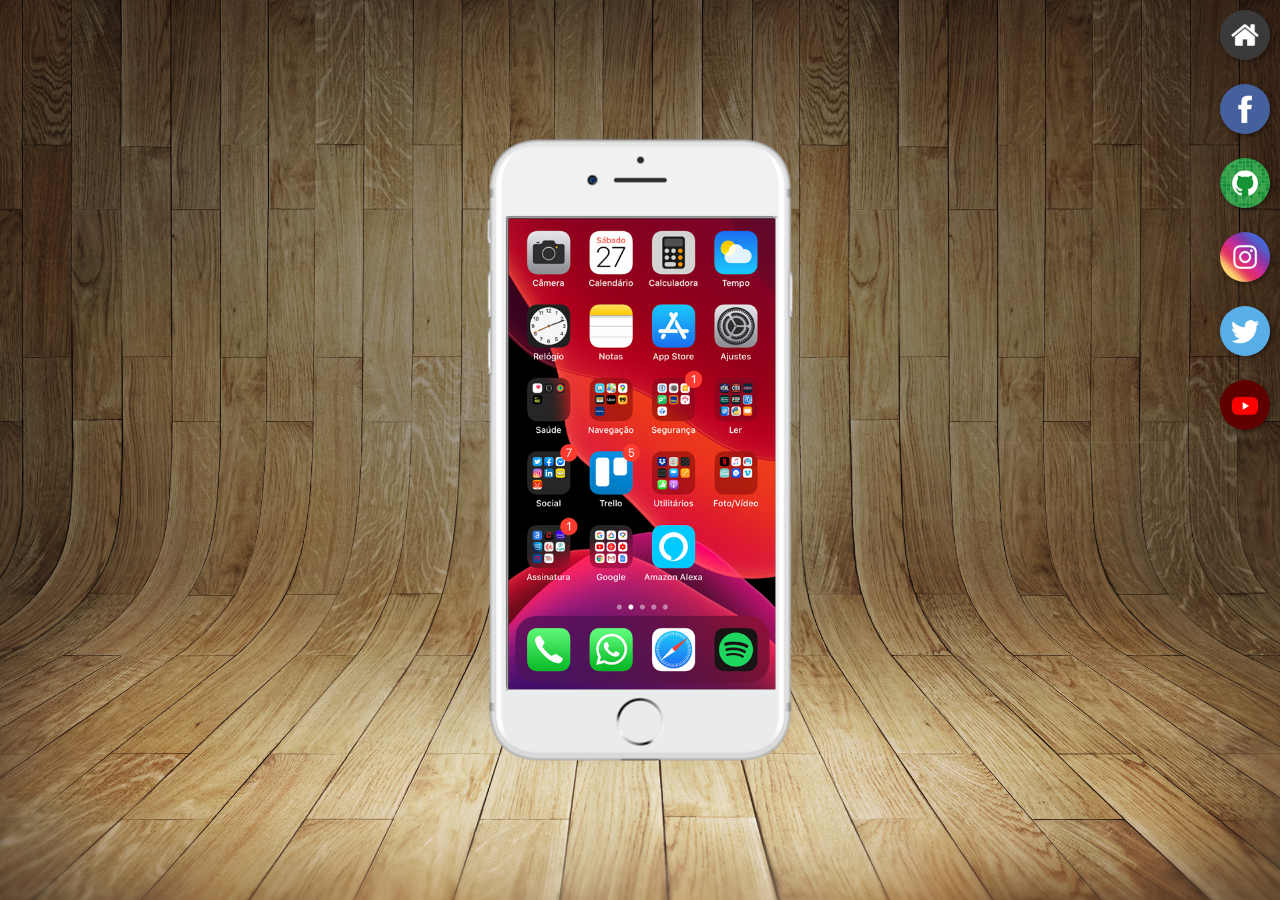
<file: index.html>
<!DOCTYPE html>
<html lang="pt-br">
<head>
    <meta charset="UTF-8">
    <meta name="viewport" content="width=device-width, initial-scale=1.0">
    <link rel="shortcut icon" href="favicon.ico" type="image/x-icon">
    <link rel="stylesheet" href="estilos/style.css">
    <title>Projetos Redes Sociais</title>
</head>
<body>
    <main>
        <section id="telefone">
            <iframe src="home.html" name="tela" id="tela" iframeborder="0">
                Seu navegador não é compatível com isso.
            </iframe>
        </section>
        <section id="redes-sociais">
            <a href="home.html" target="tela"><img src="imagens/logo-home.jpg" alt="Home"></a><br>
            <a href="facebook.html" target="tela"> <img src="imagens/logo-facebook.jpg" alt="Facebook"></a><br>
            <a href="github.html" target="tela"> <img src="imagens/logo-github.jpg" alt="Github"></a><br>
            <a href="instagram.html" target="tela"> <img src="imagens/logo-instagram.jpg" alt="Instagram"></a><br>
            <a href="twitter.html" target="tela"> <img src="imagens/logo-twitter.jpg" alt="Twitter"></a><br>
            <a href="yt.html" target="tela"> <img src="imagens/logo-youtube.jpg" alt="Youtube"></a>
        
        </section>
    </main>
</body>
</html>
</file>
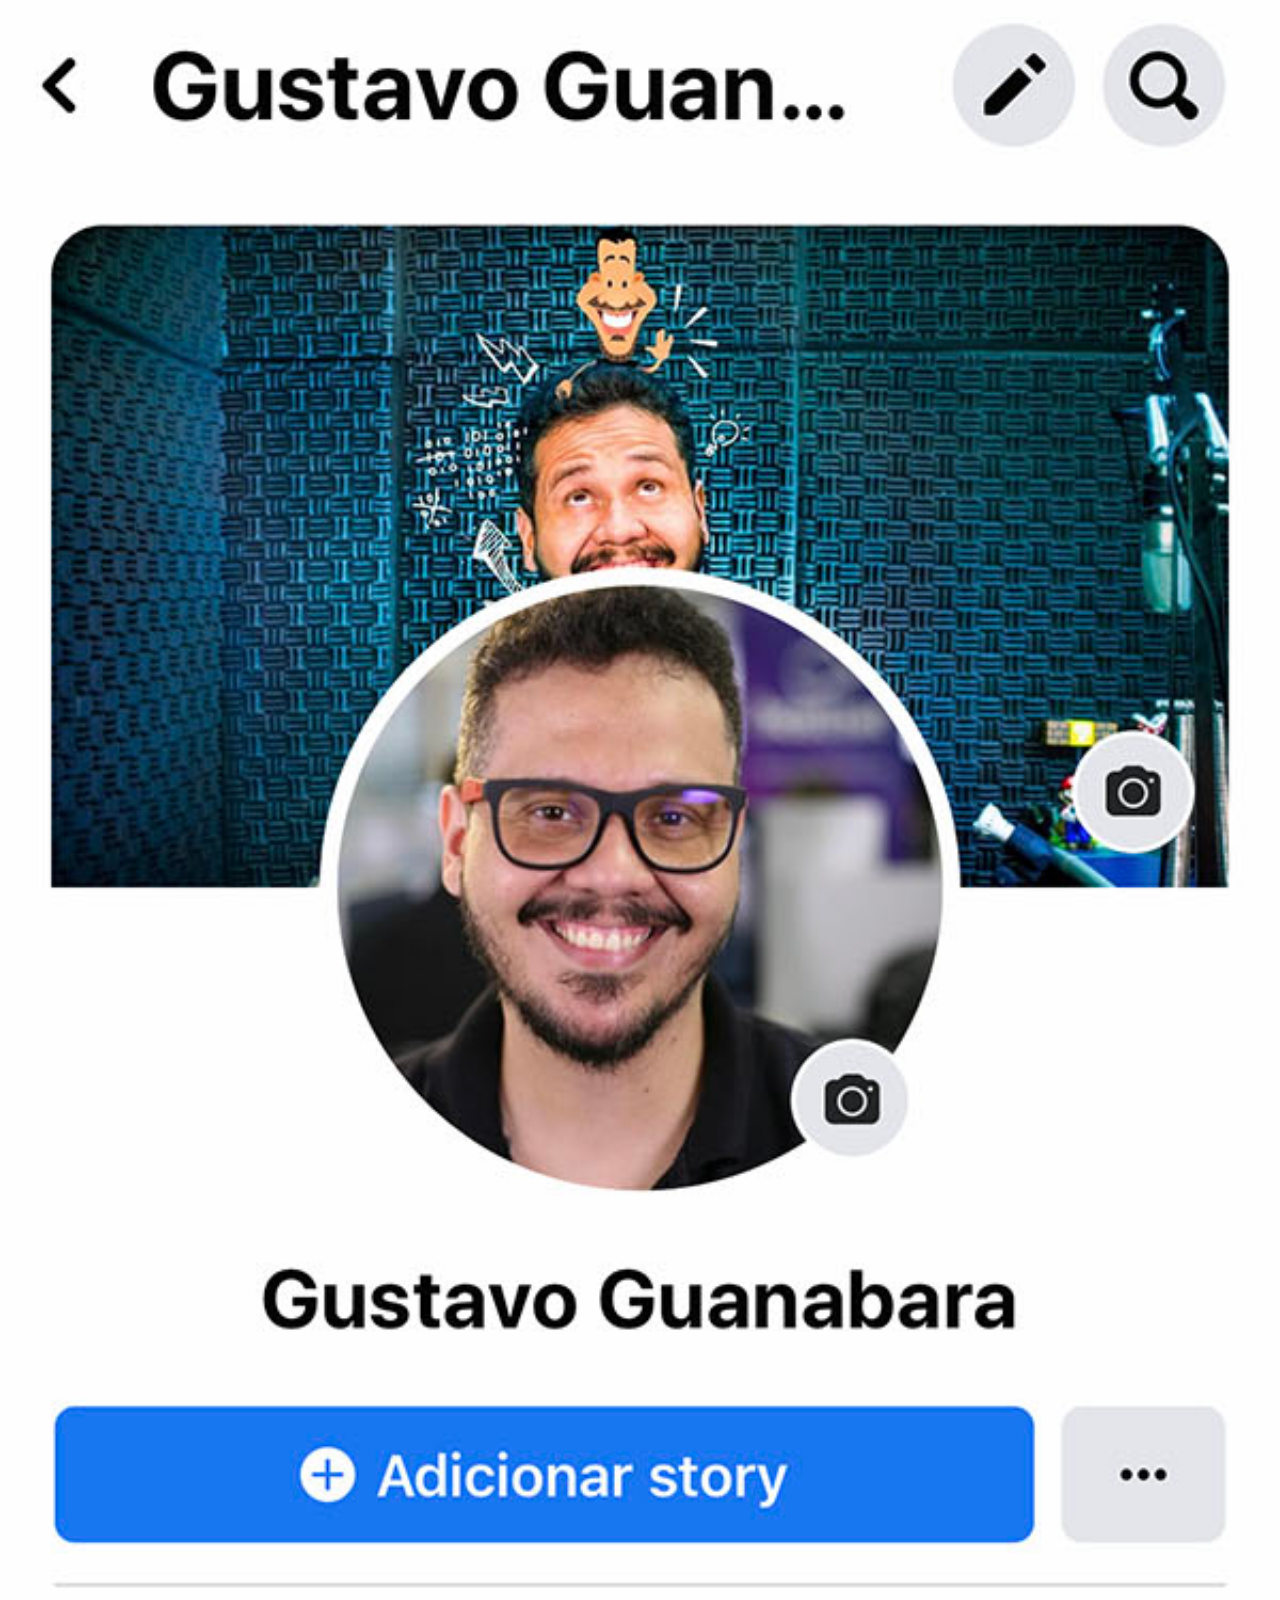
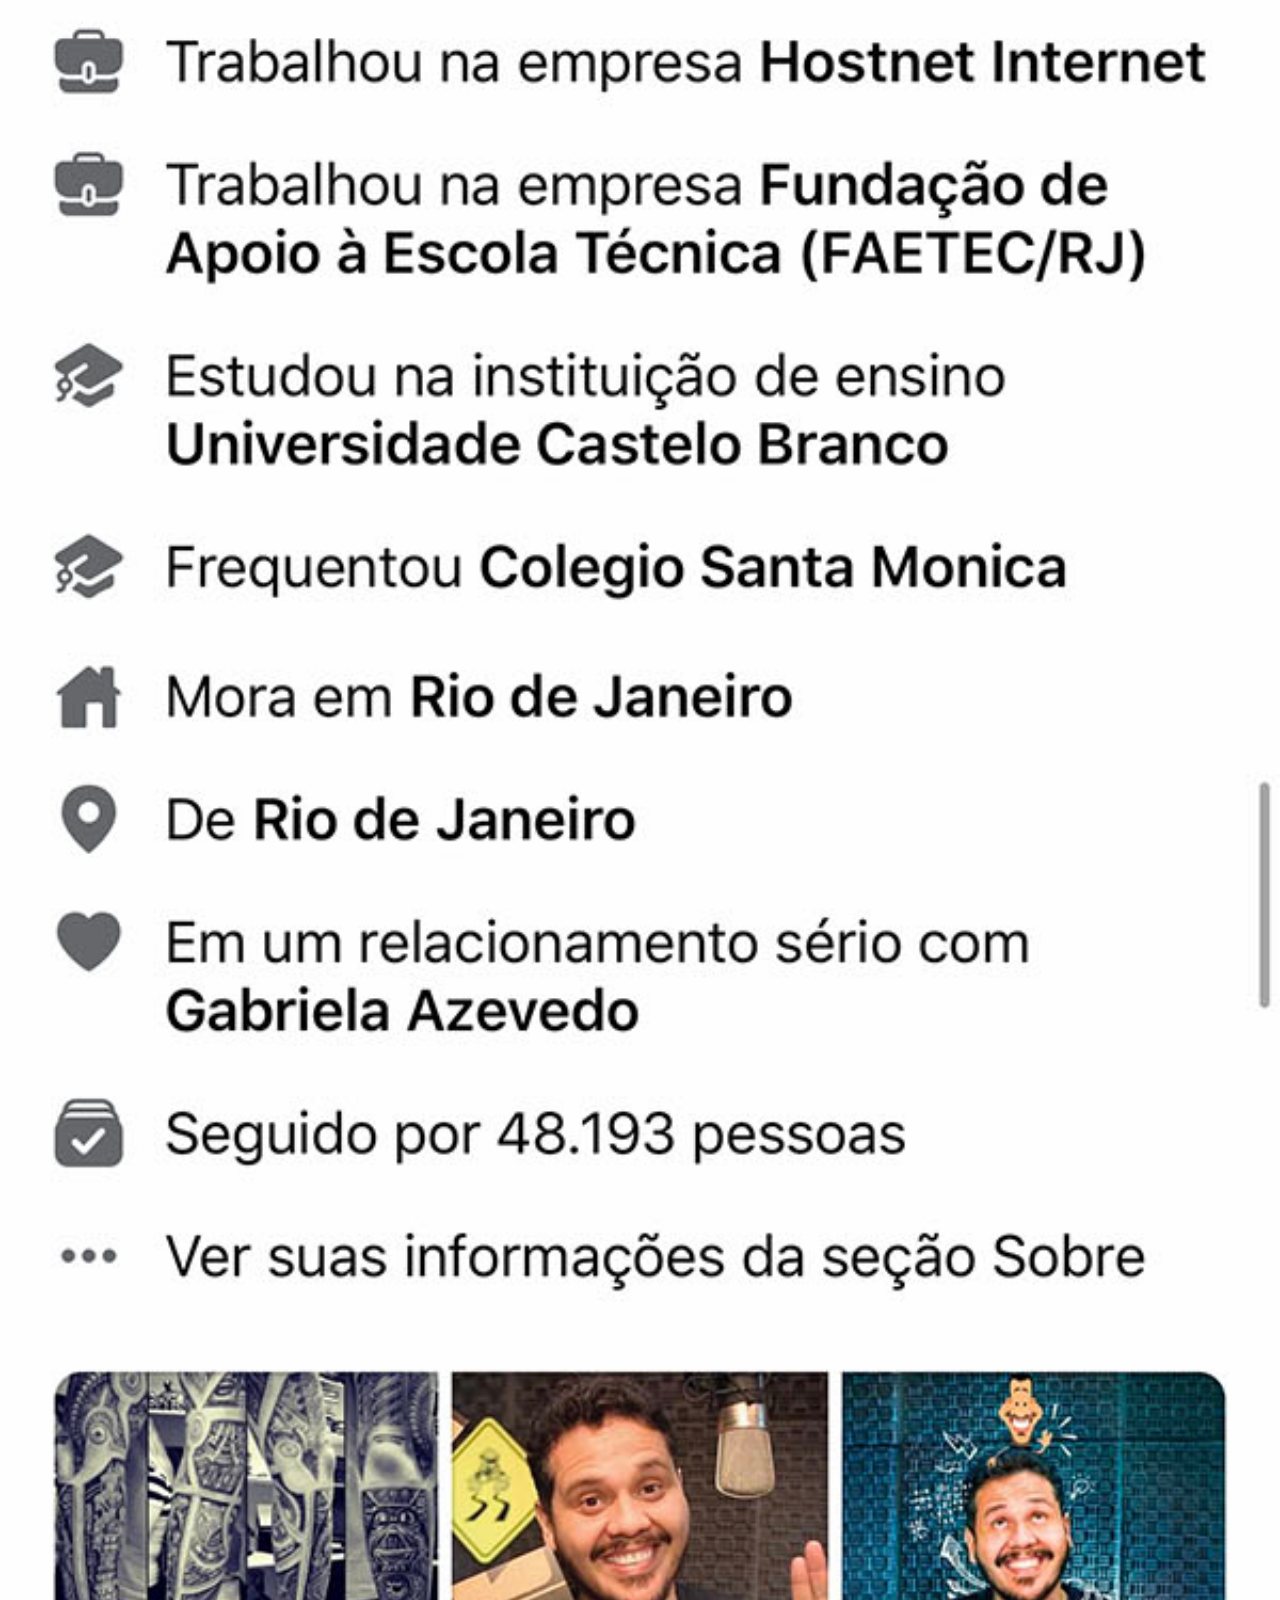
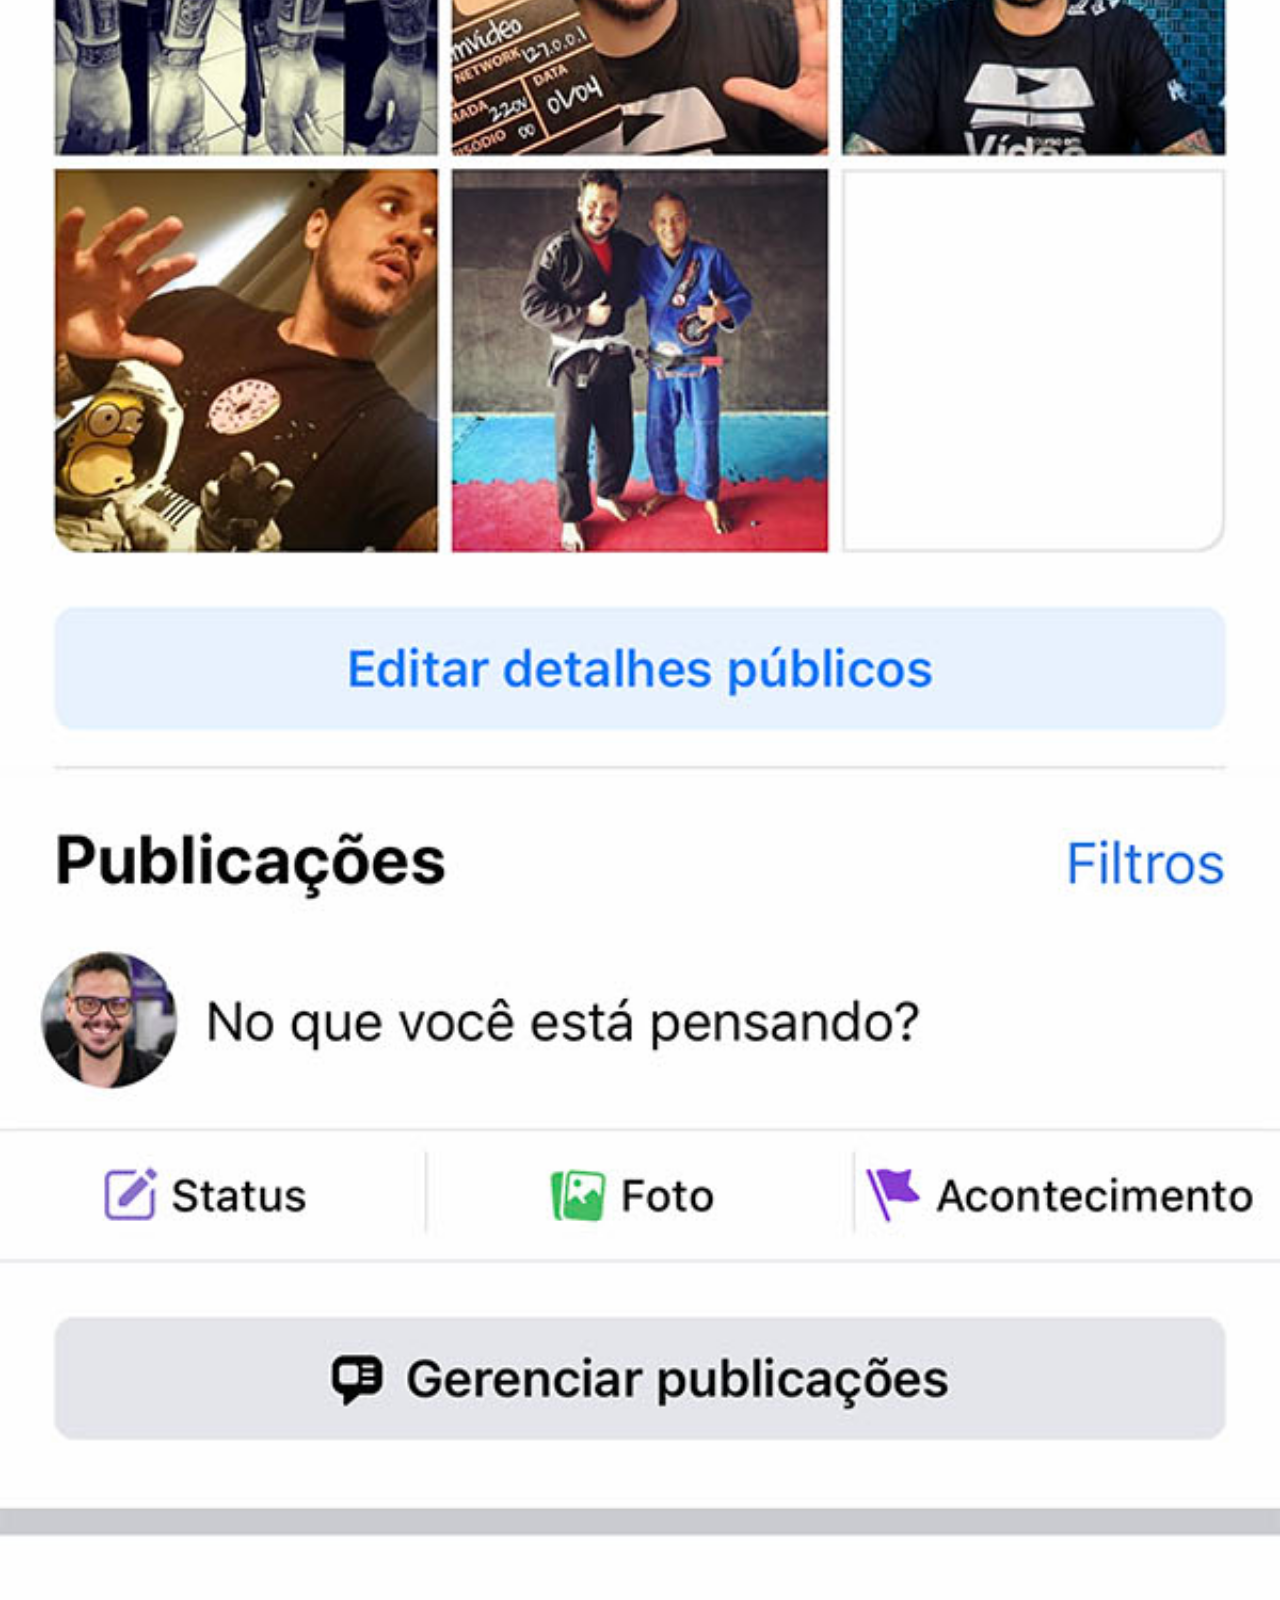
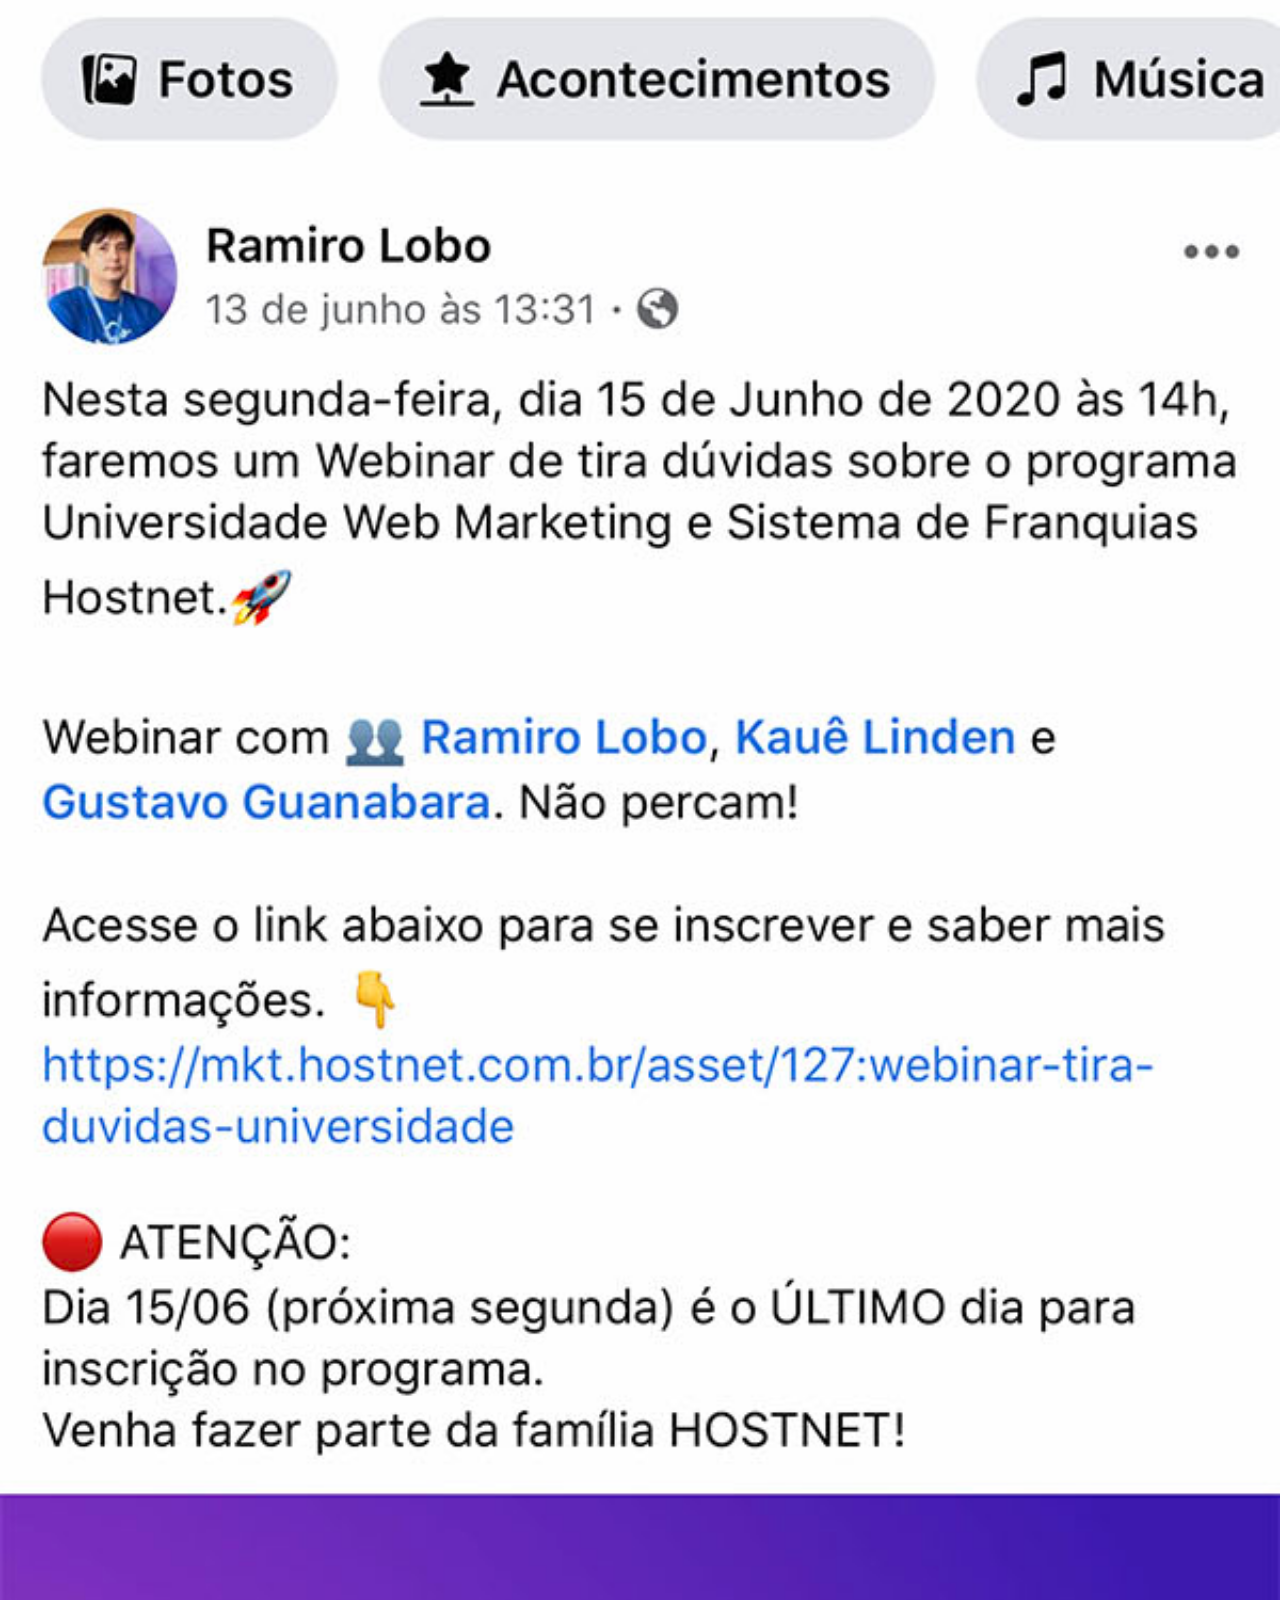
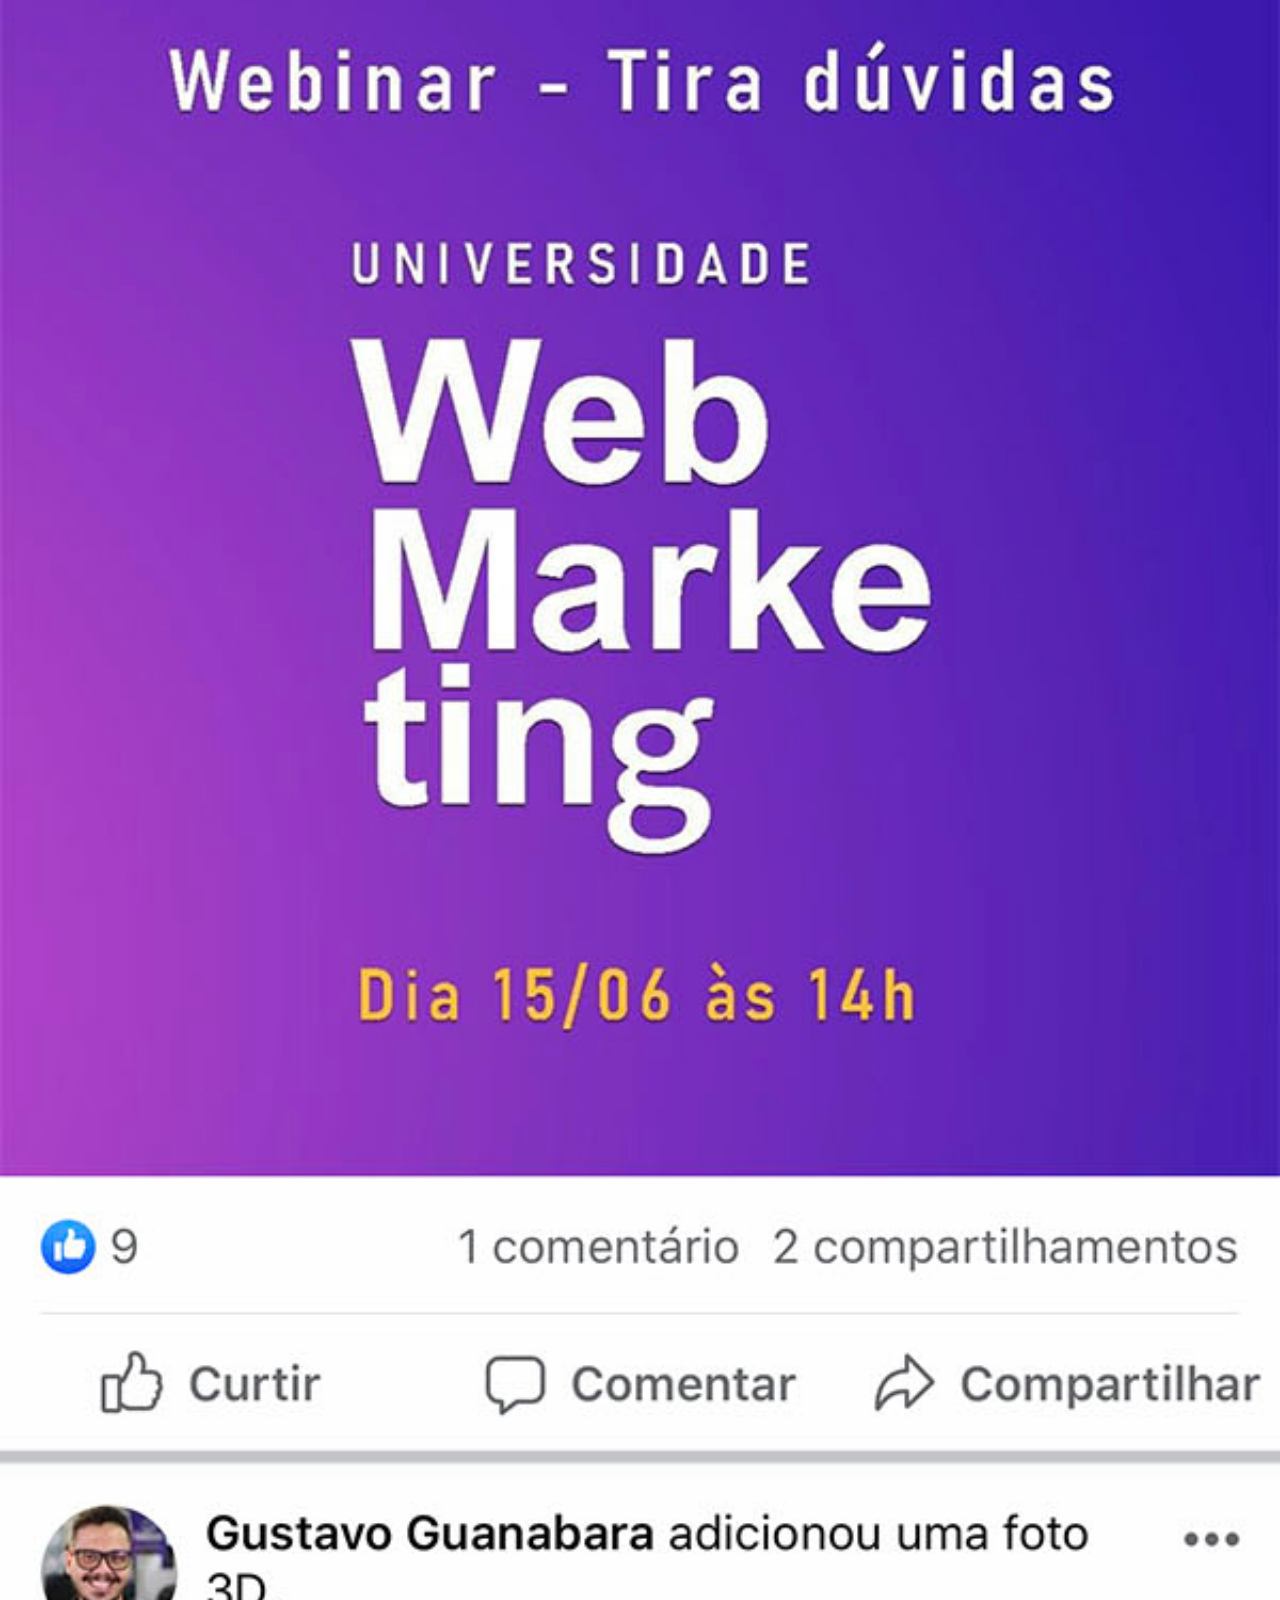
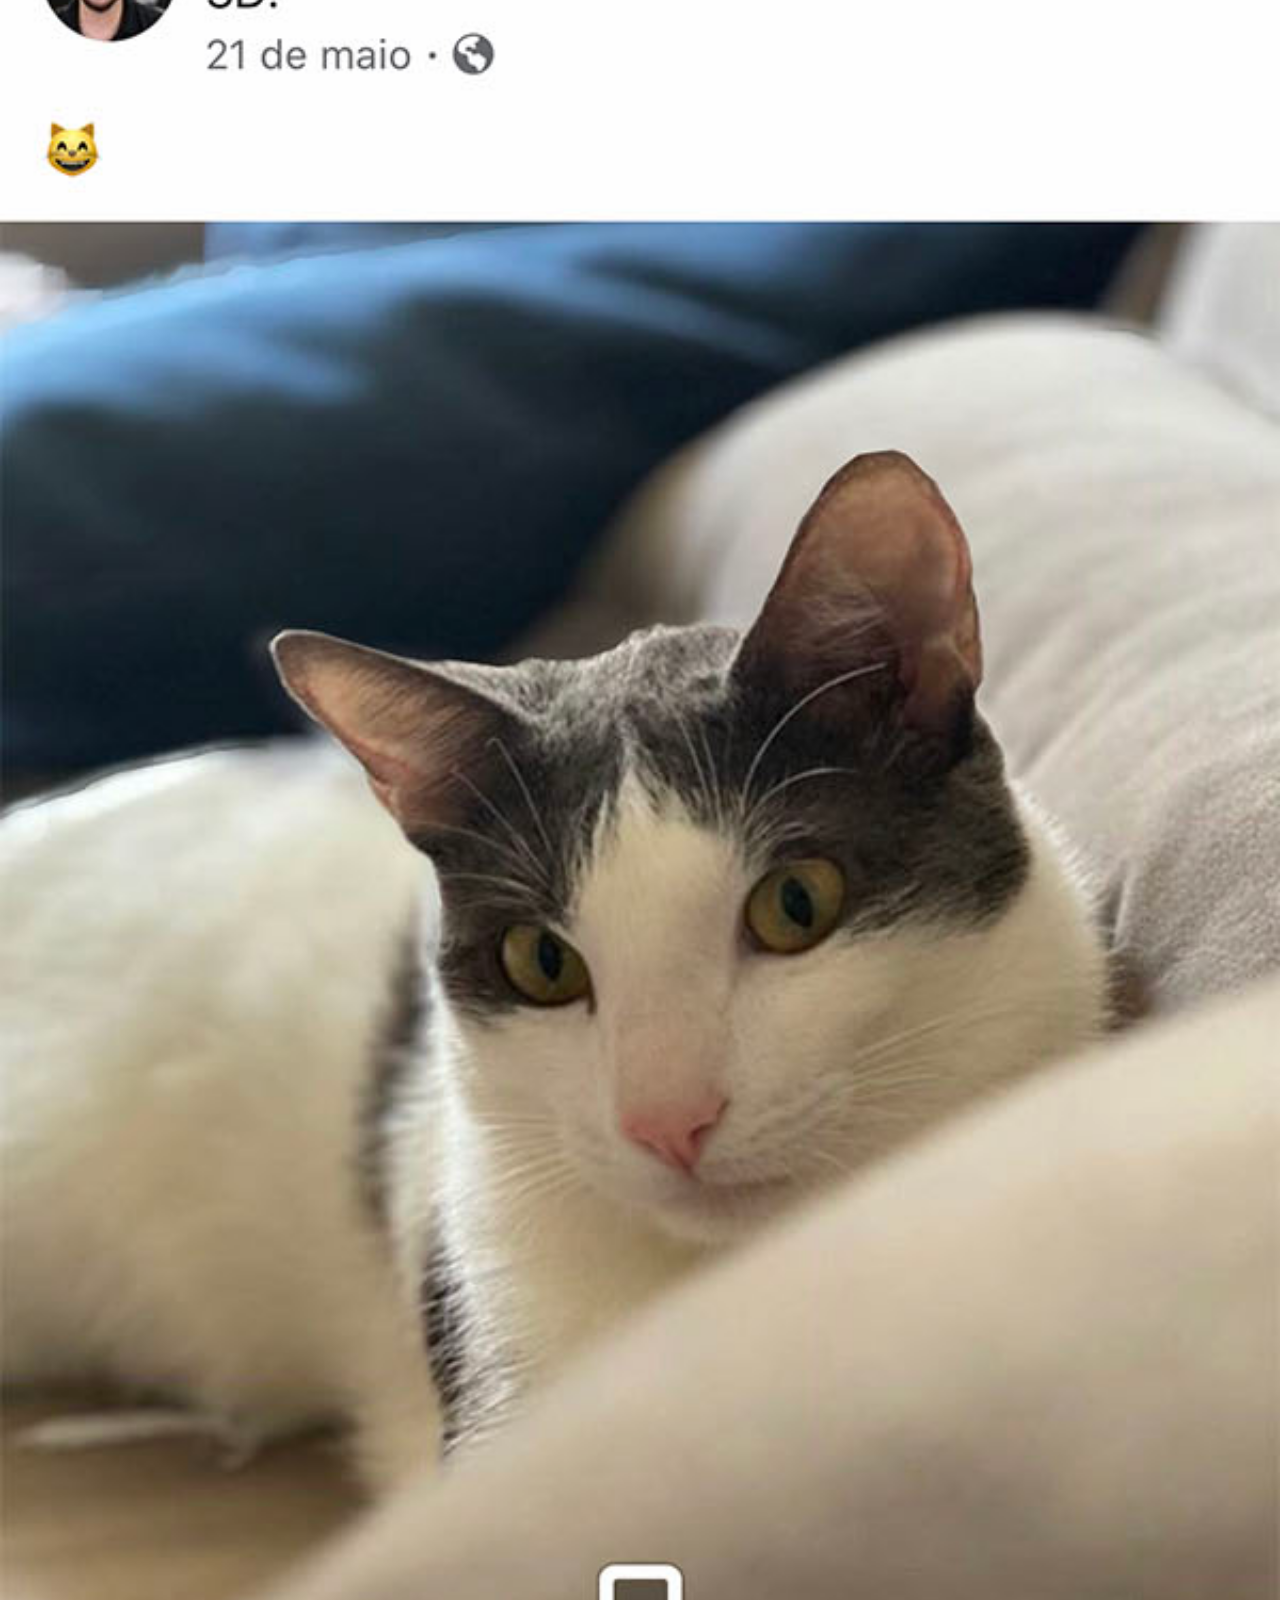
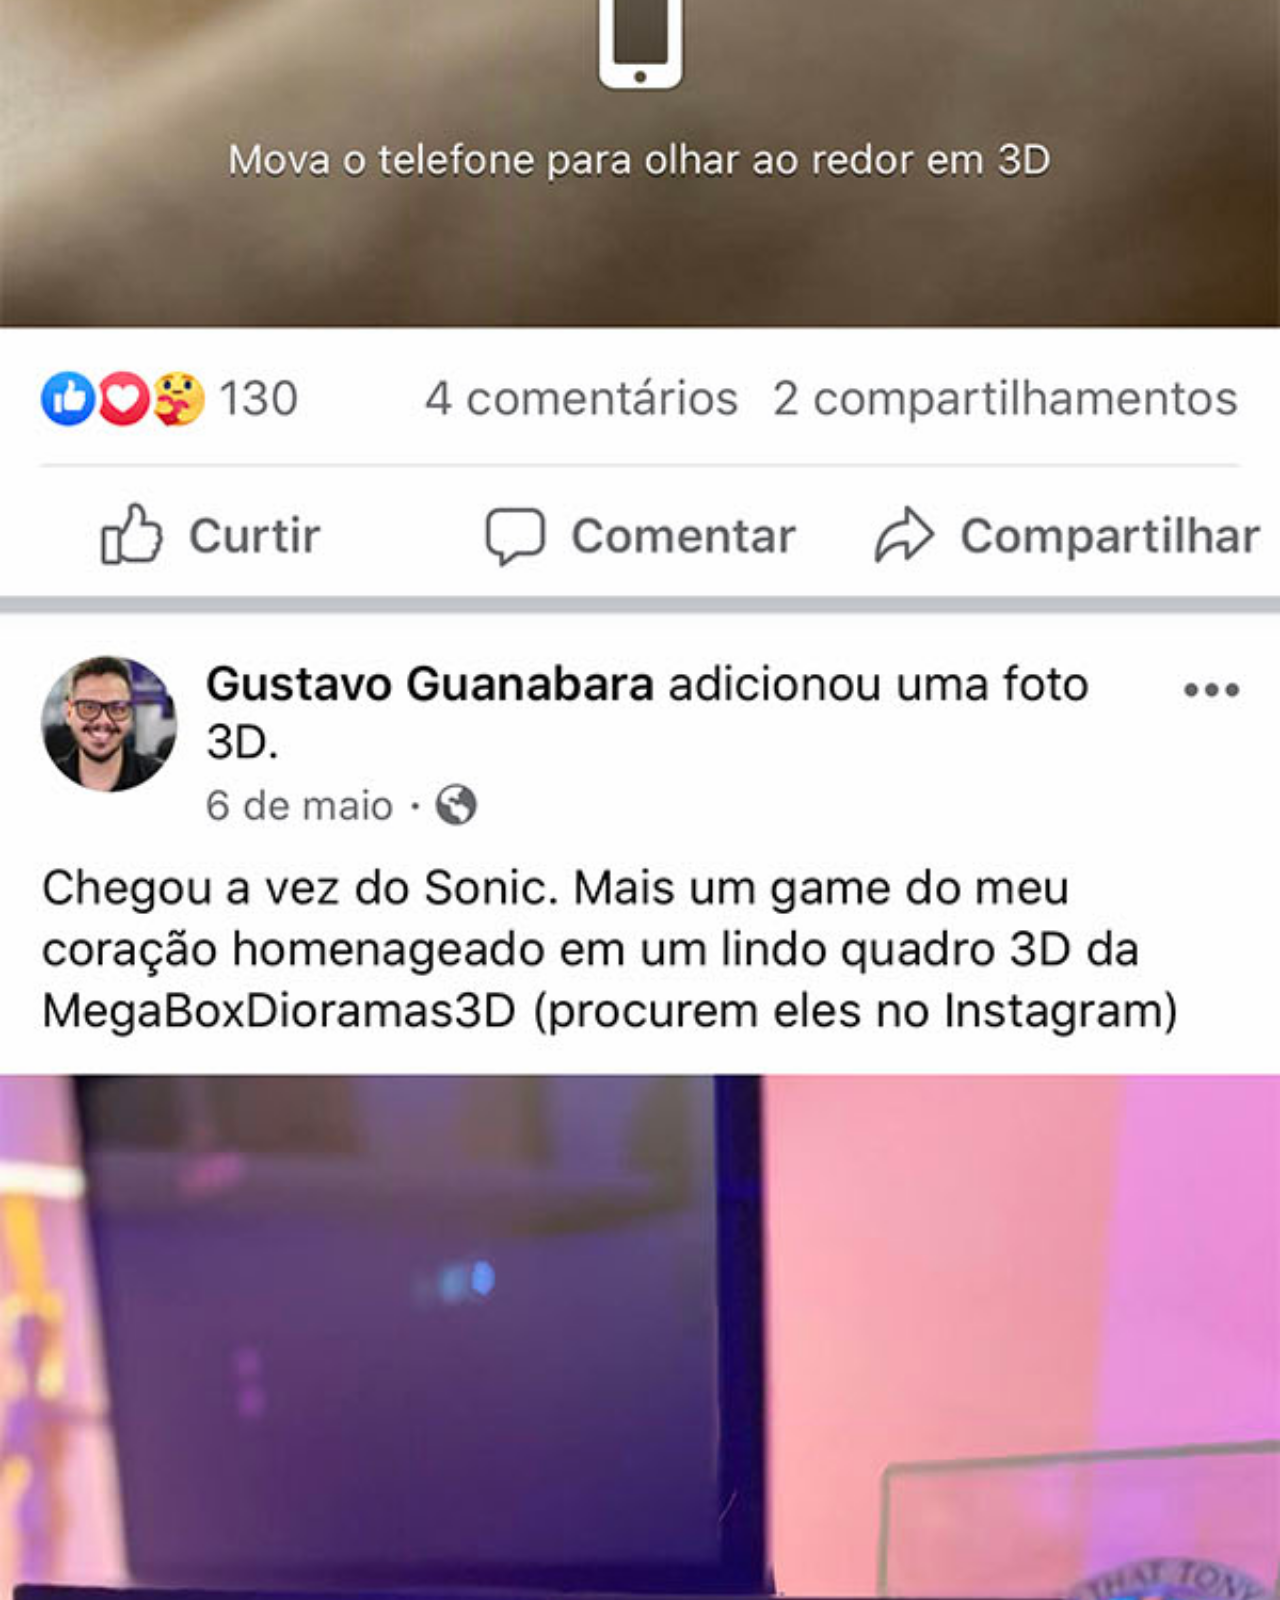
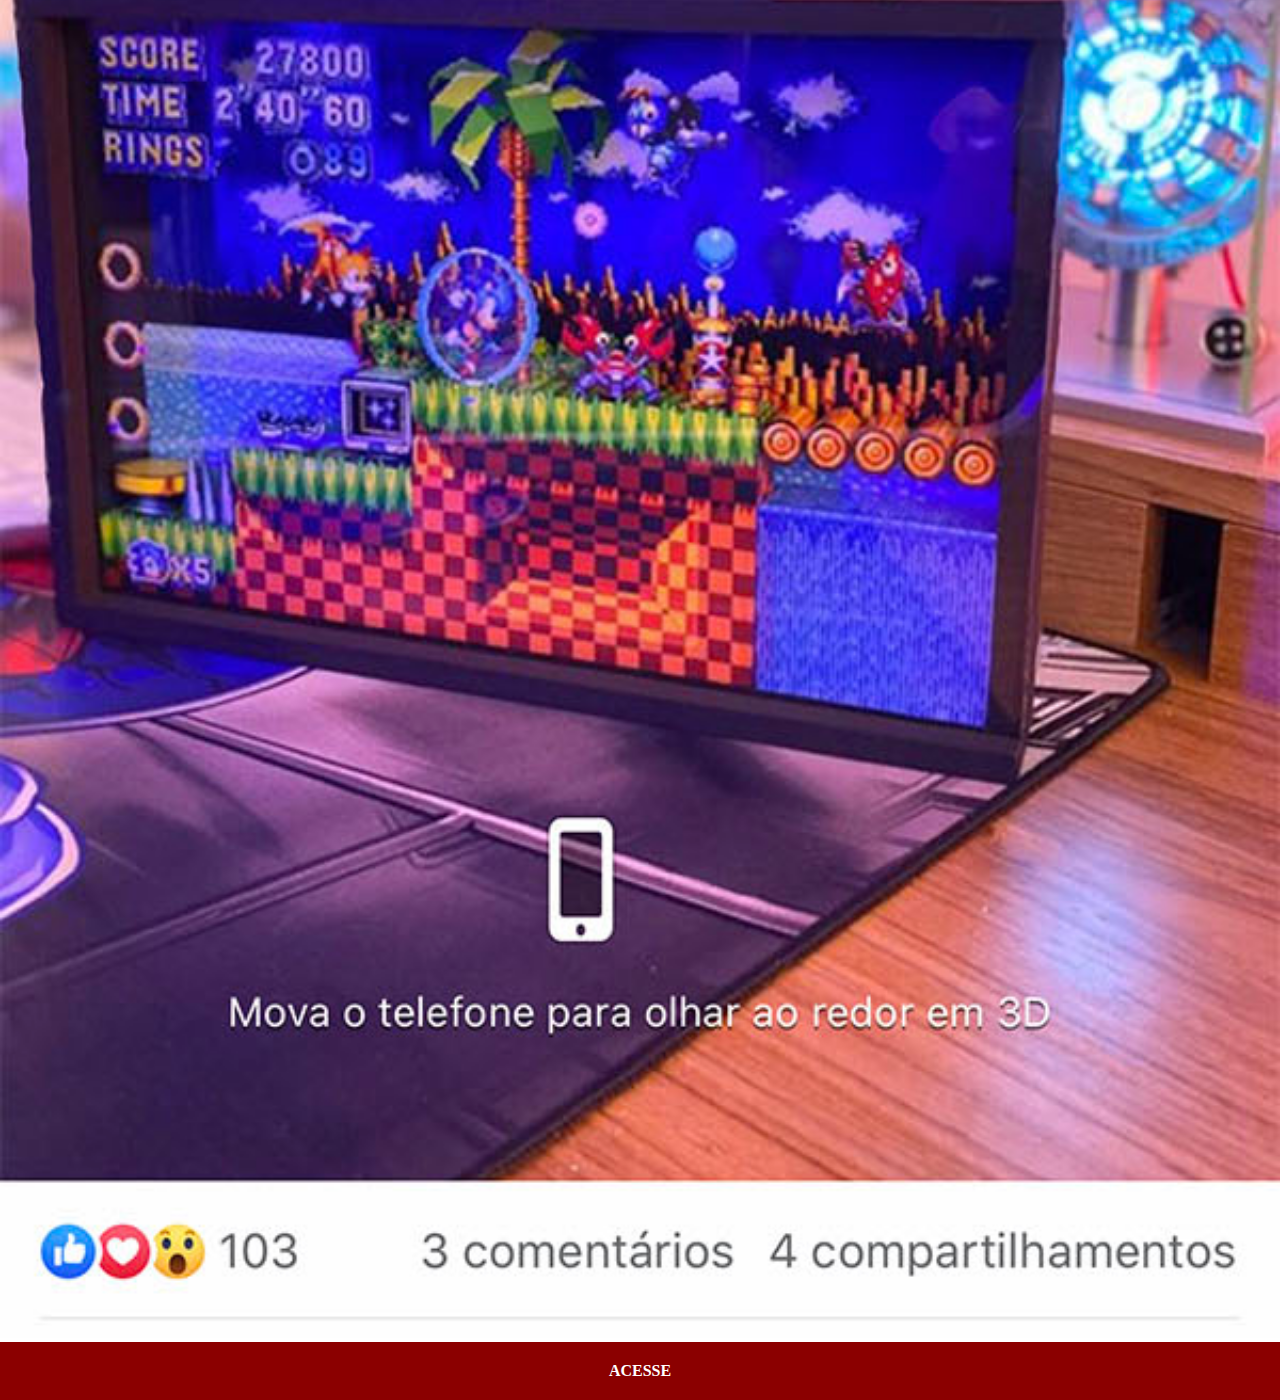
<file: facebook.html>
<!DOCTYPE html>
<html lang="pt-br">
<head>
    <meta charset="UTF-8">
    <meta name="viewport" content="width=device-width, initial-scale=1.0">
    <title>Facebook</title>
    <link rel="stylesheet" href="estilos/social.css">
</head>
<body>
    <img src="imagens/tela-facebook.jpg" alt="Facebook">
    <a href="#" target="_blank">ACESSE</a>
</body>
</html>
</file>
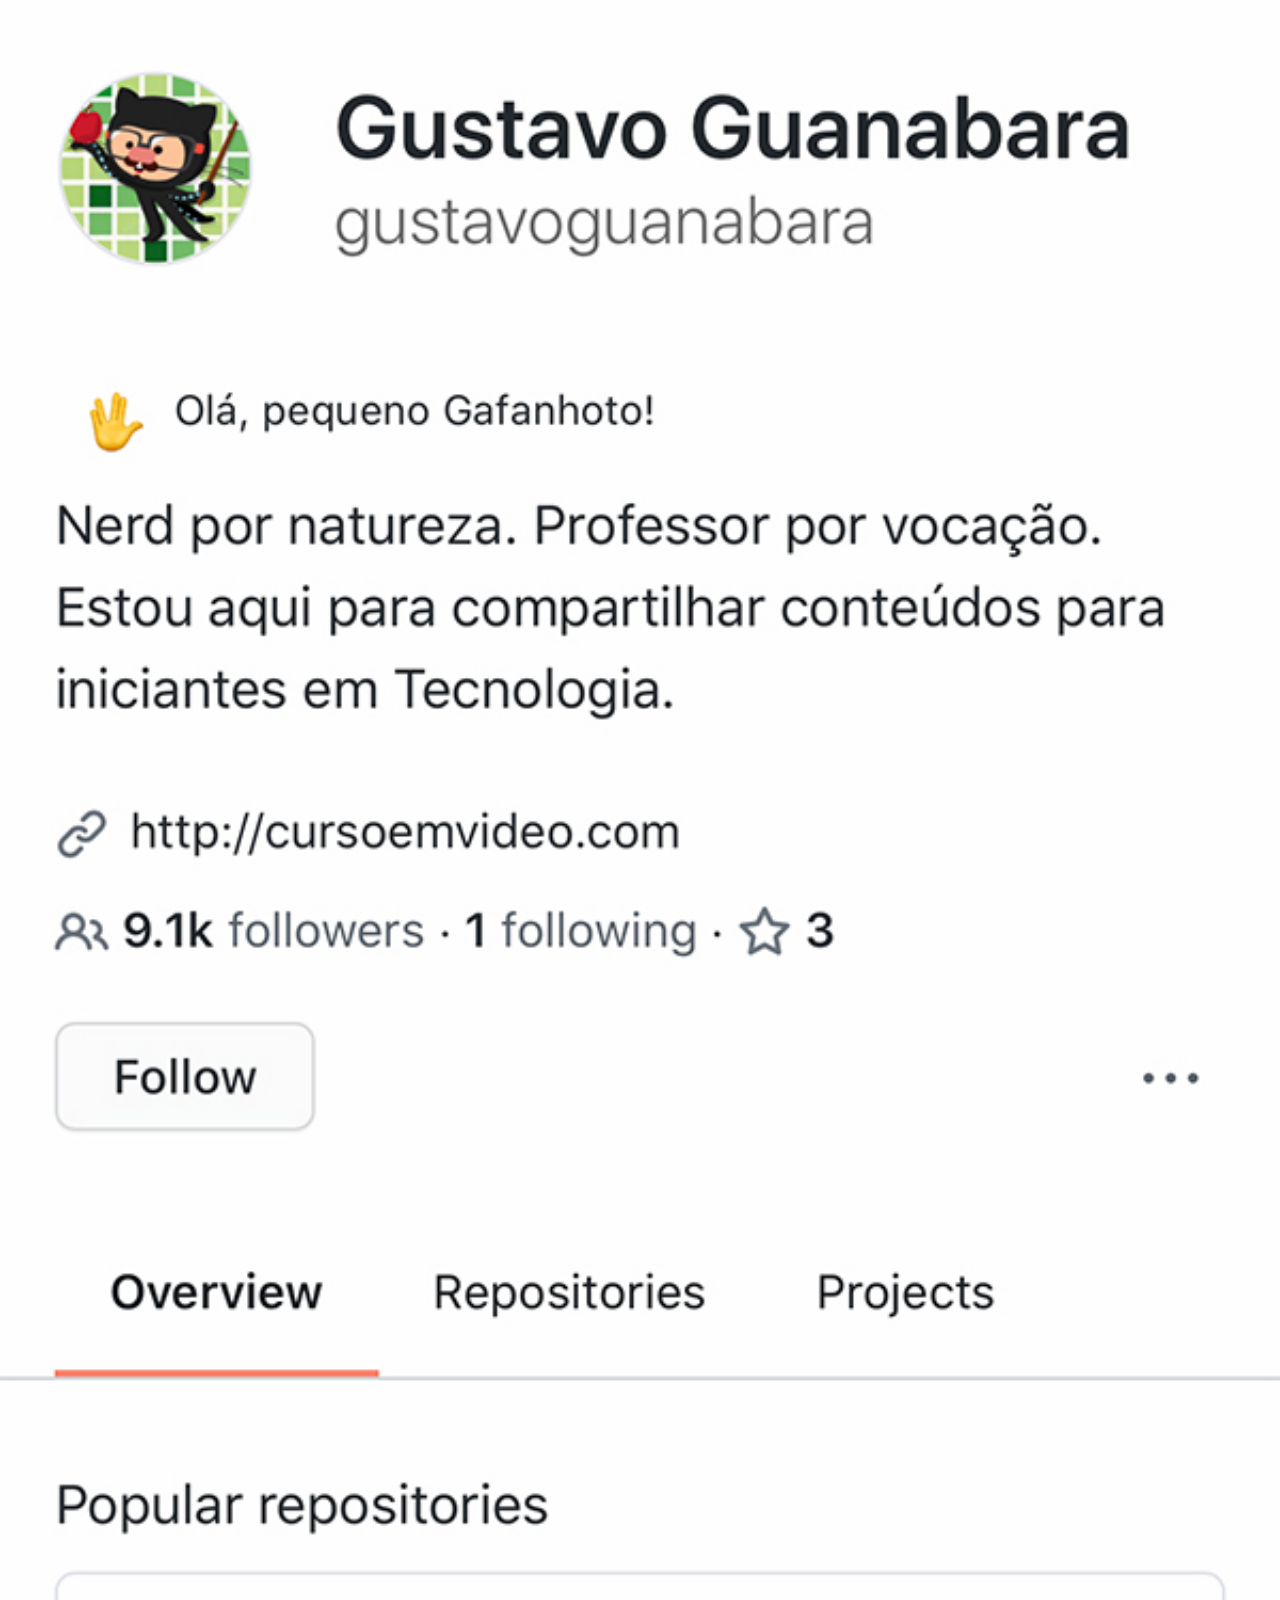
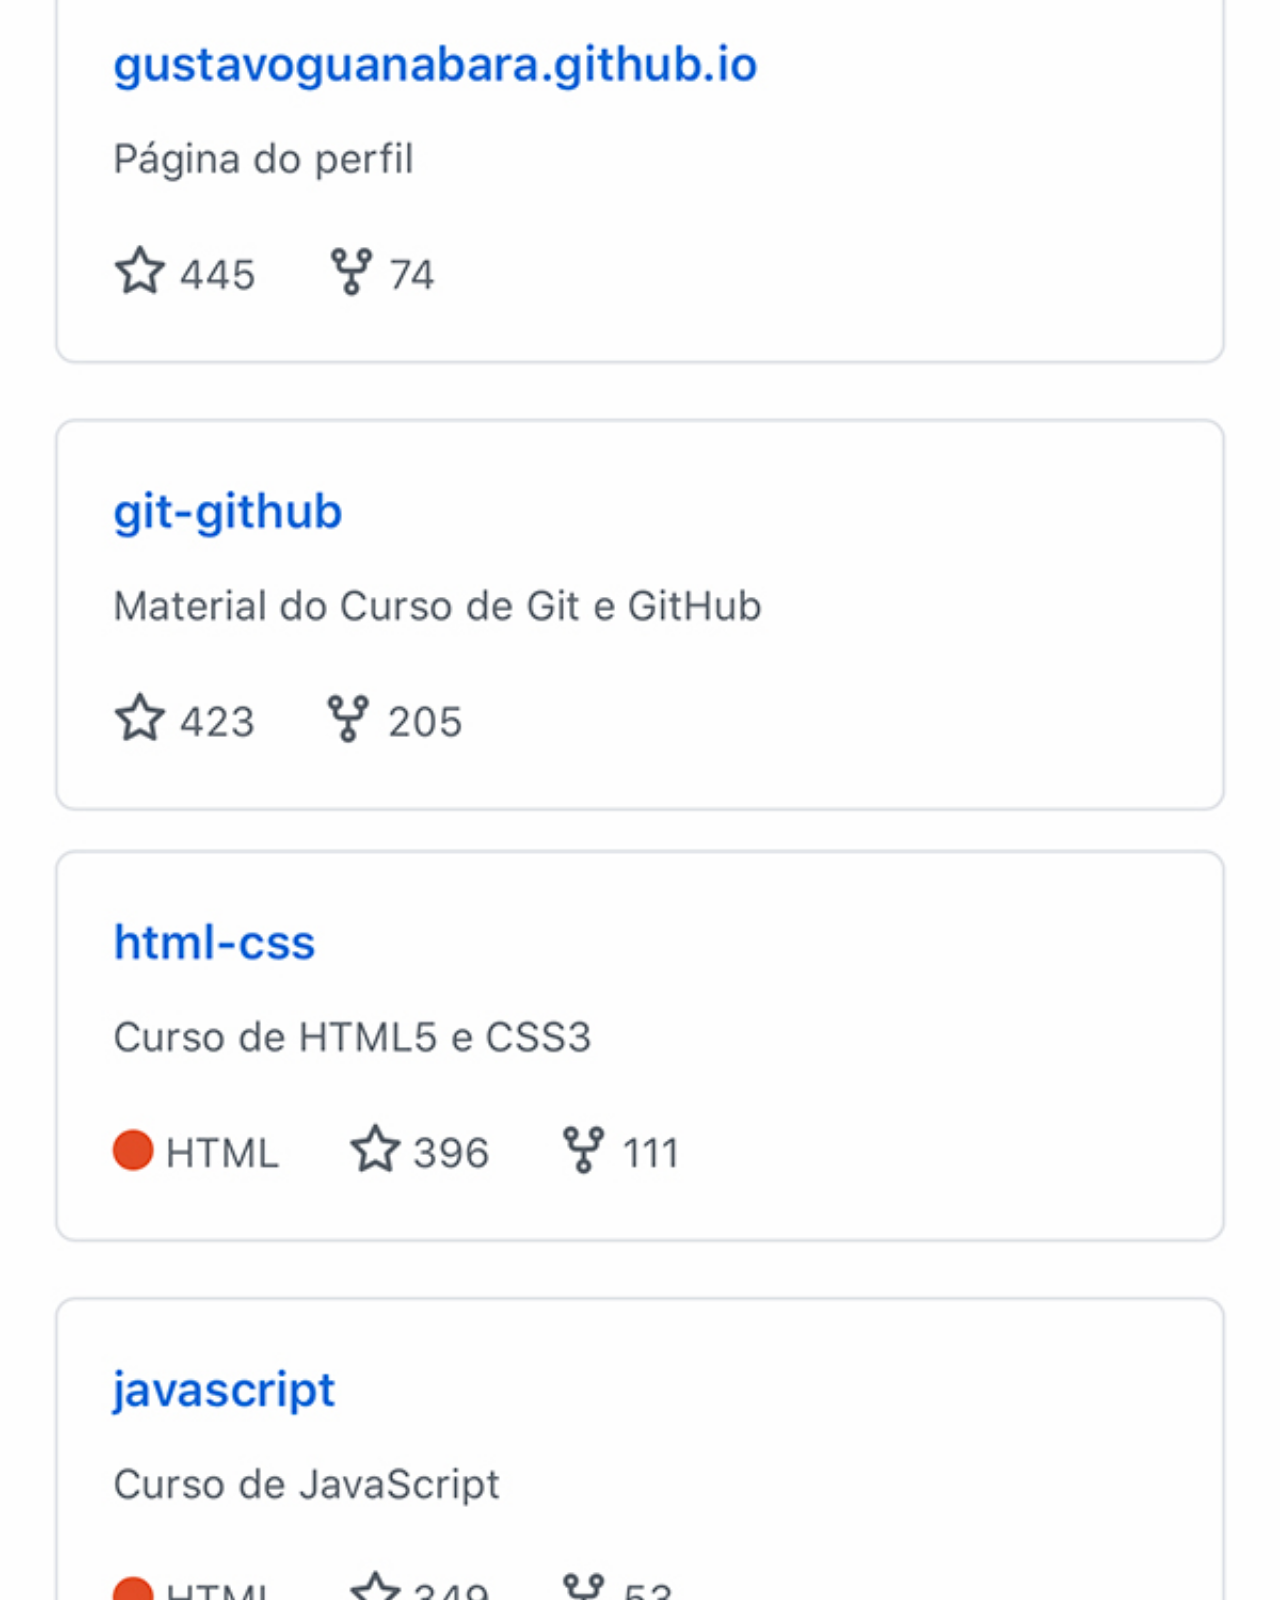
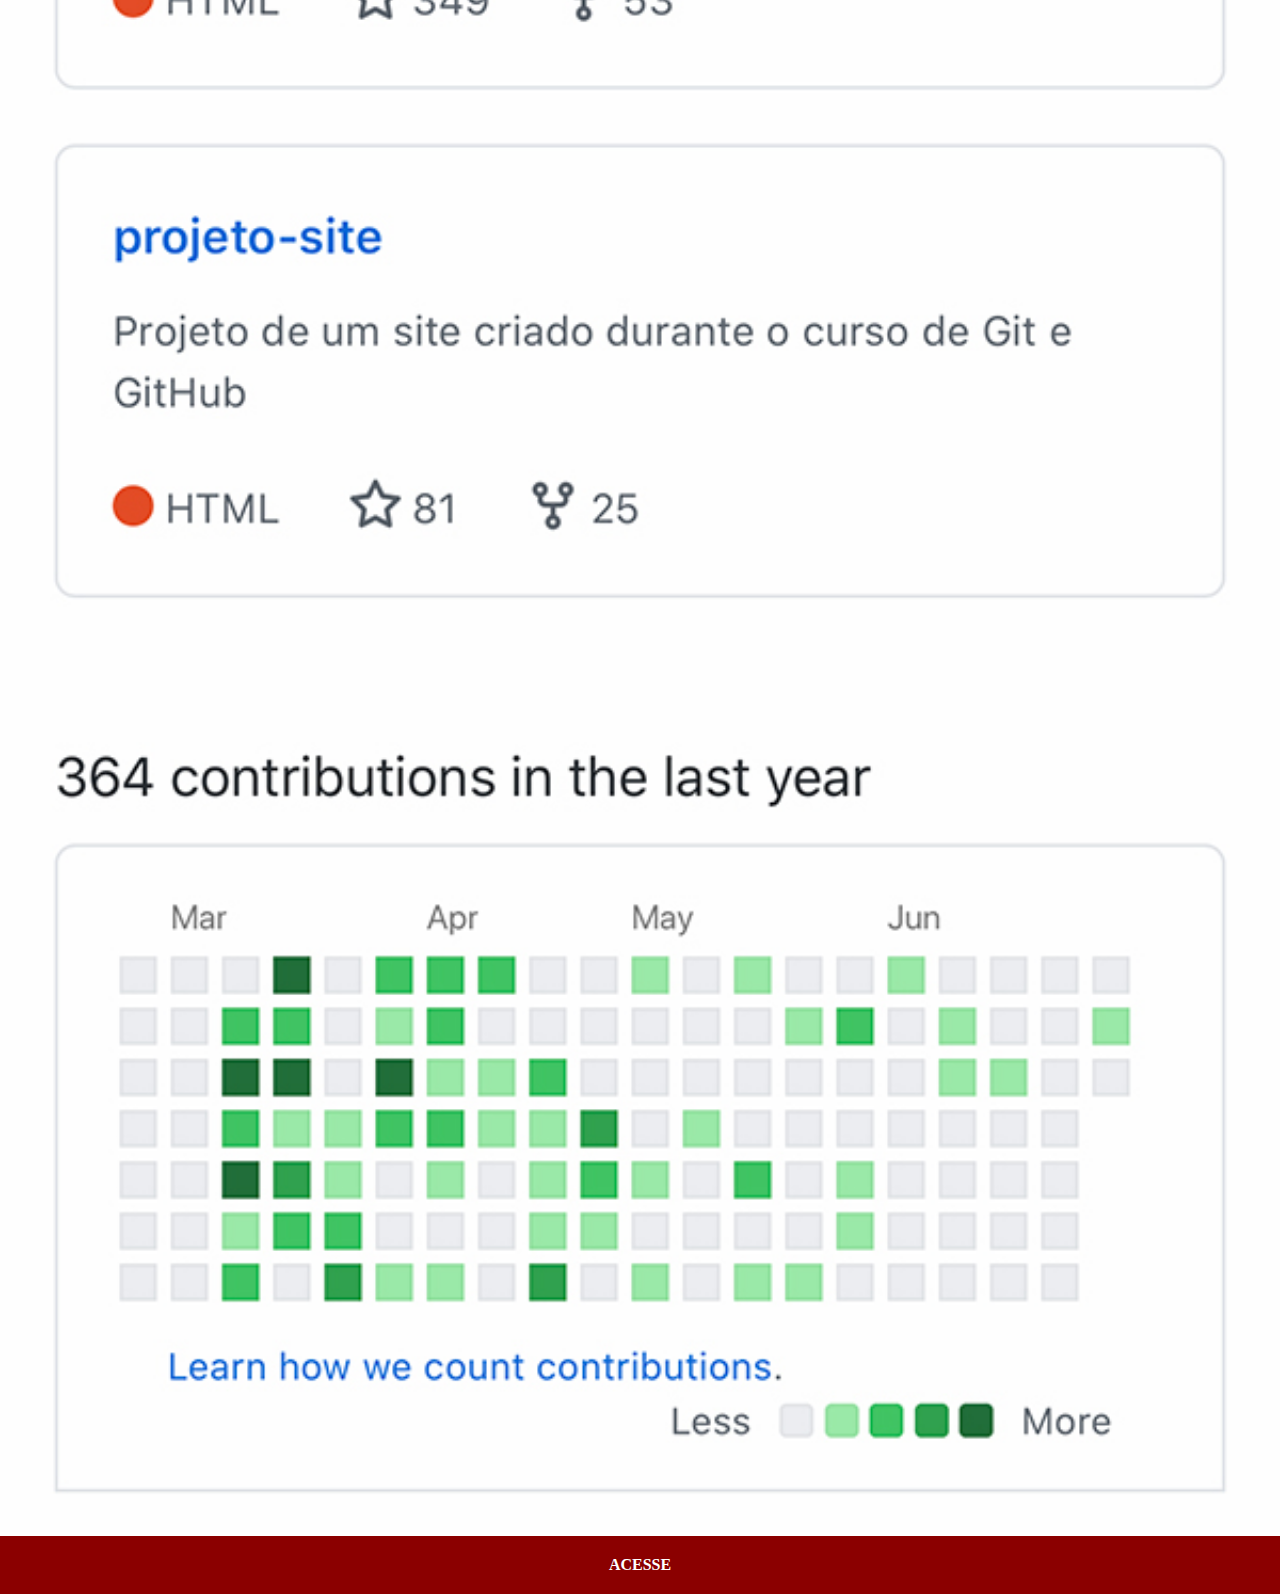
<file: github.html>
<!DOCTYPE html>
<html lang="pt-br">
<head>
    <meta charset="UTF-8">
    <meta name="viewport" content="width=device-width, initial-scale=1.0">
    <title>Github</title>
    <link rel="stylesheet" href="estilos/social.css">
</head>
<body>
    <img src="imagens/tela-github.jpg" alt="Github">
    <a href="#" target="_blank">ACESSE</a>
</body>
</html>
</file>
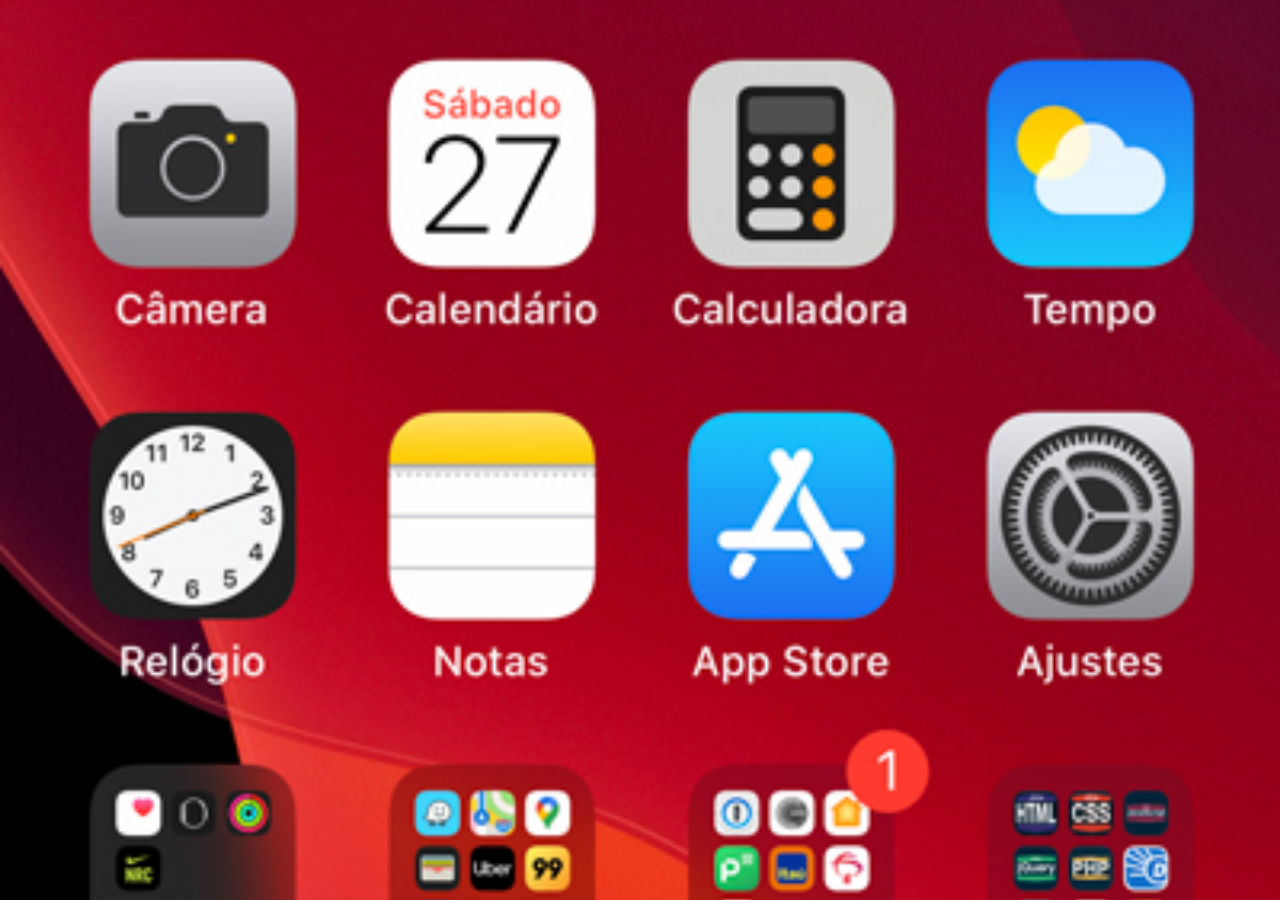
<file: home.html>
<!DOCTYPE html>
<html lang="pt-br">
<head>
    <meta charset="UTF-8">
    <meta name="viewport" content="width=device-width, initial-scale=1.0">
    <title>Home</title>
</head>
<style>
    *{
        margin: 0px;
        padding: 0px;
    }

    body{
        width: 100vw;
        height: 100vh;
        background: black url(imagens/tela-home.jpg) no-repeat top center;
        background-size: cover;
    }

</style>
<body>
    
</body>
</html>
</file>
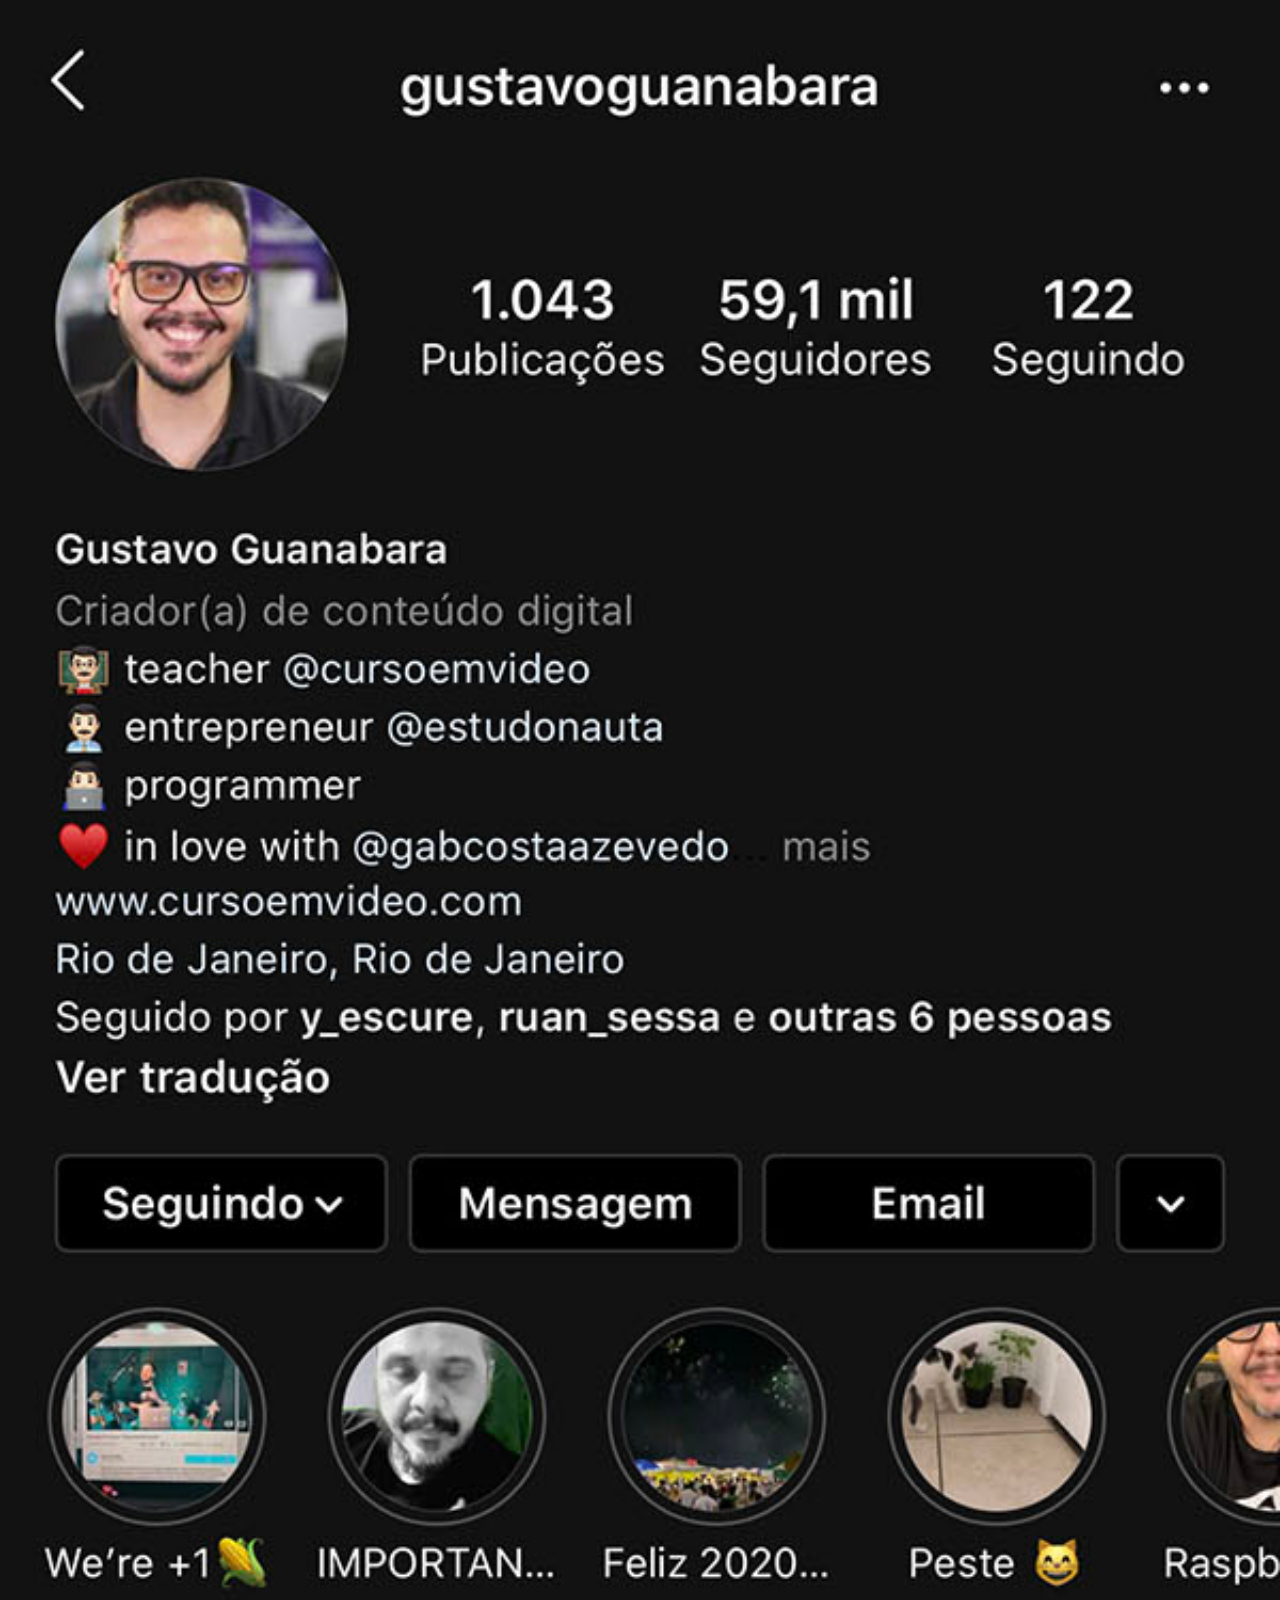
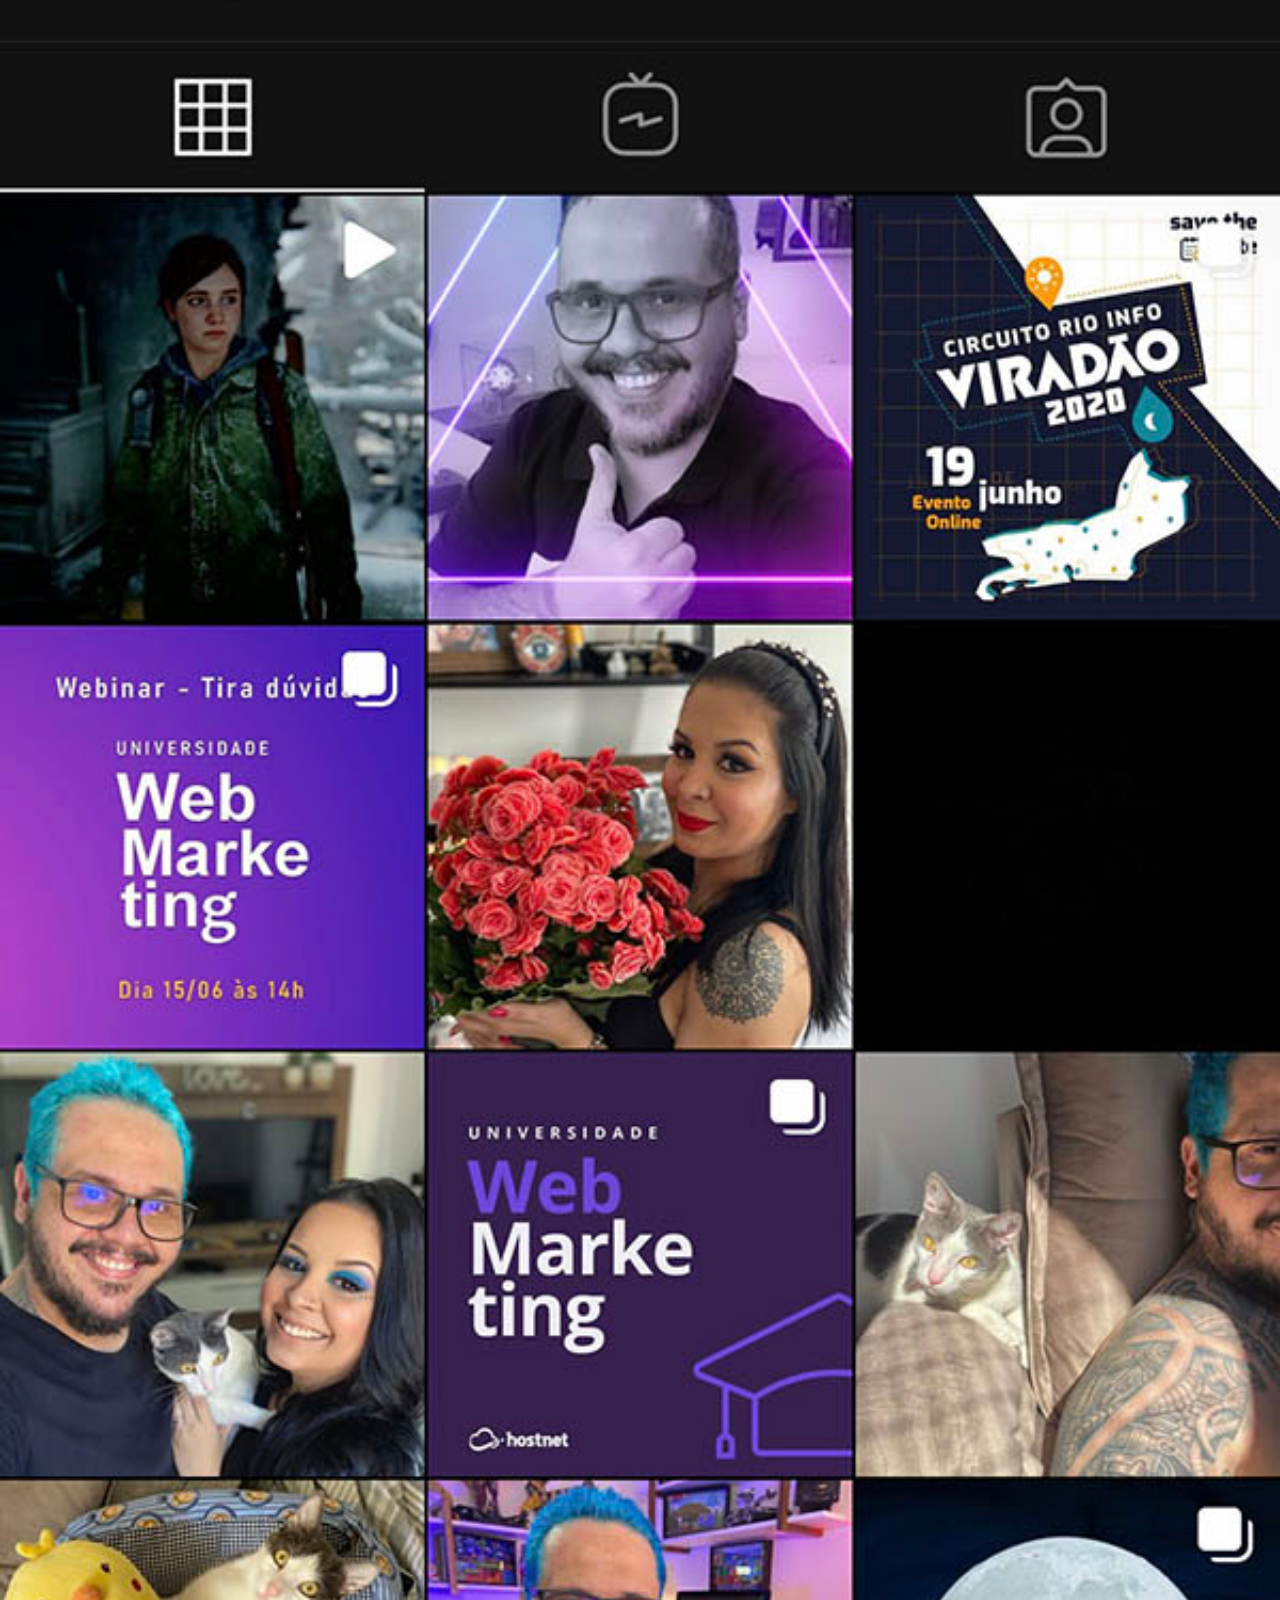
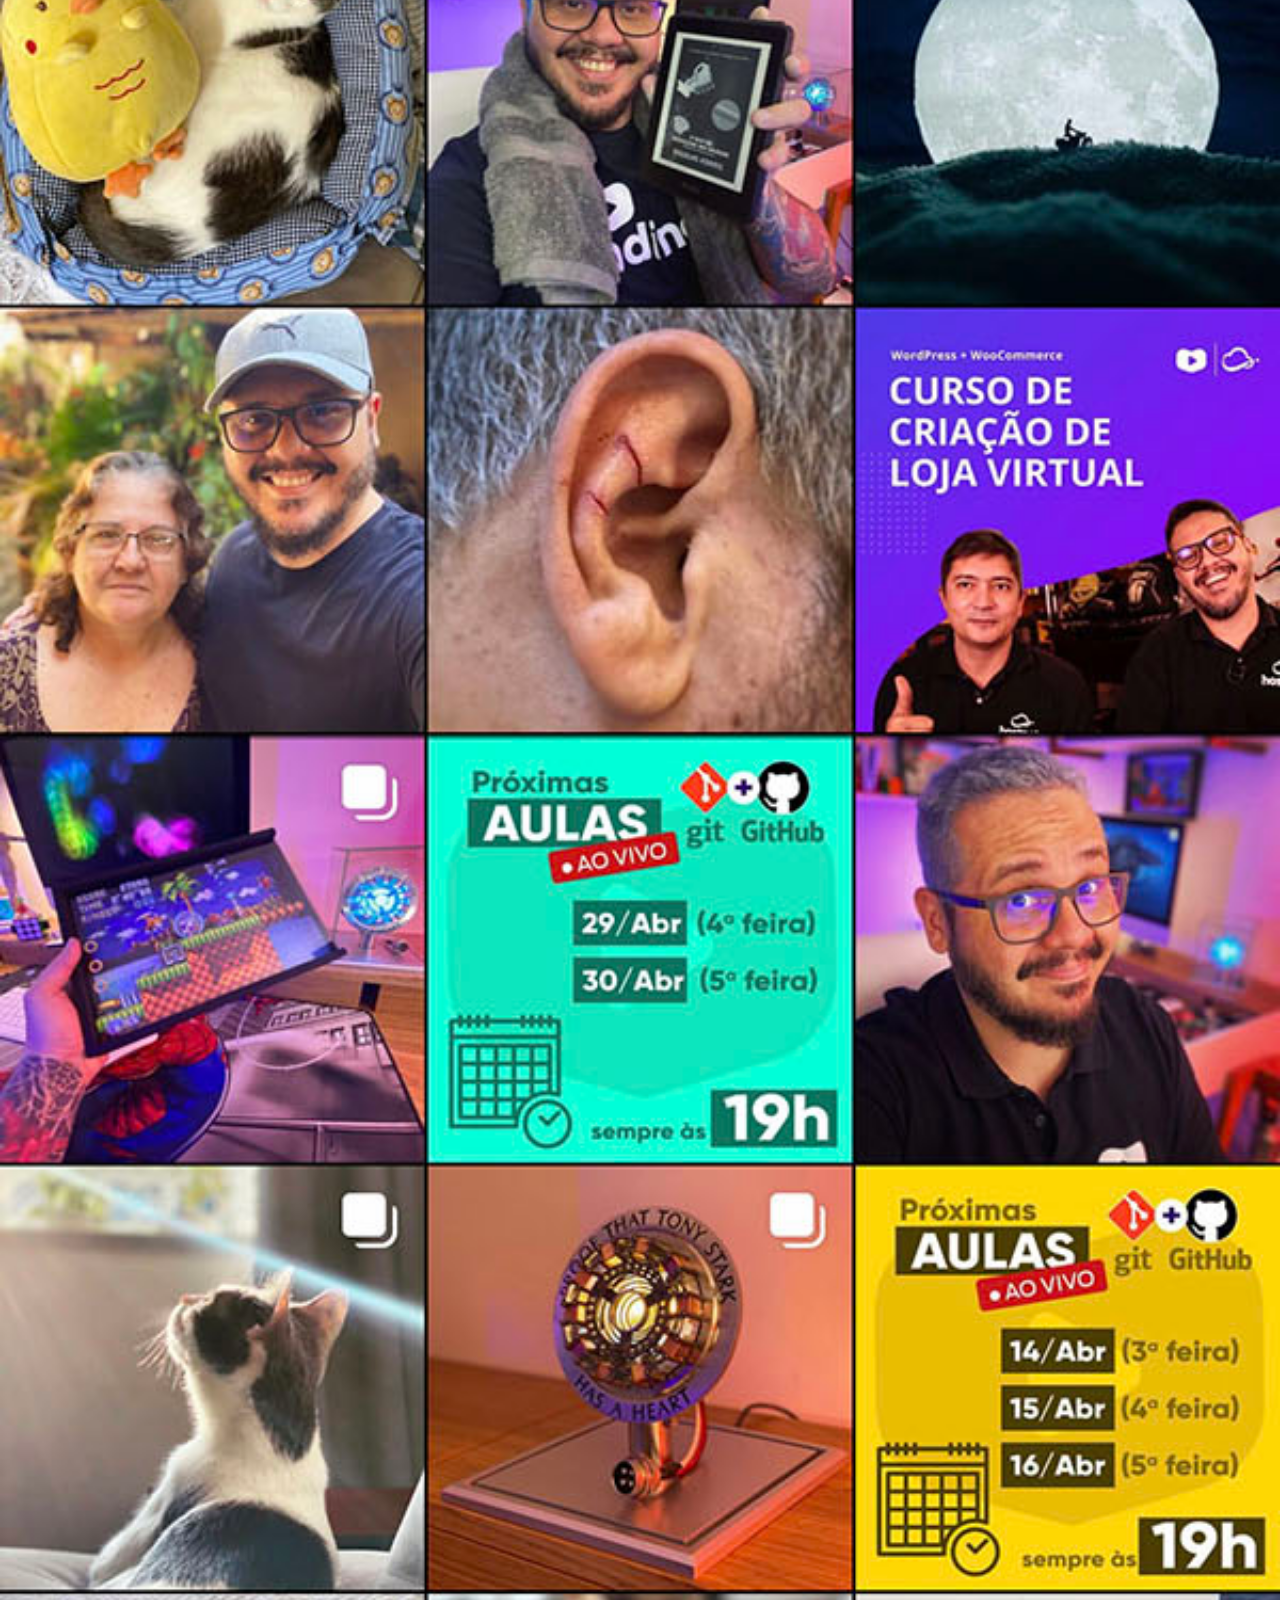
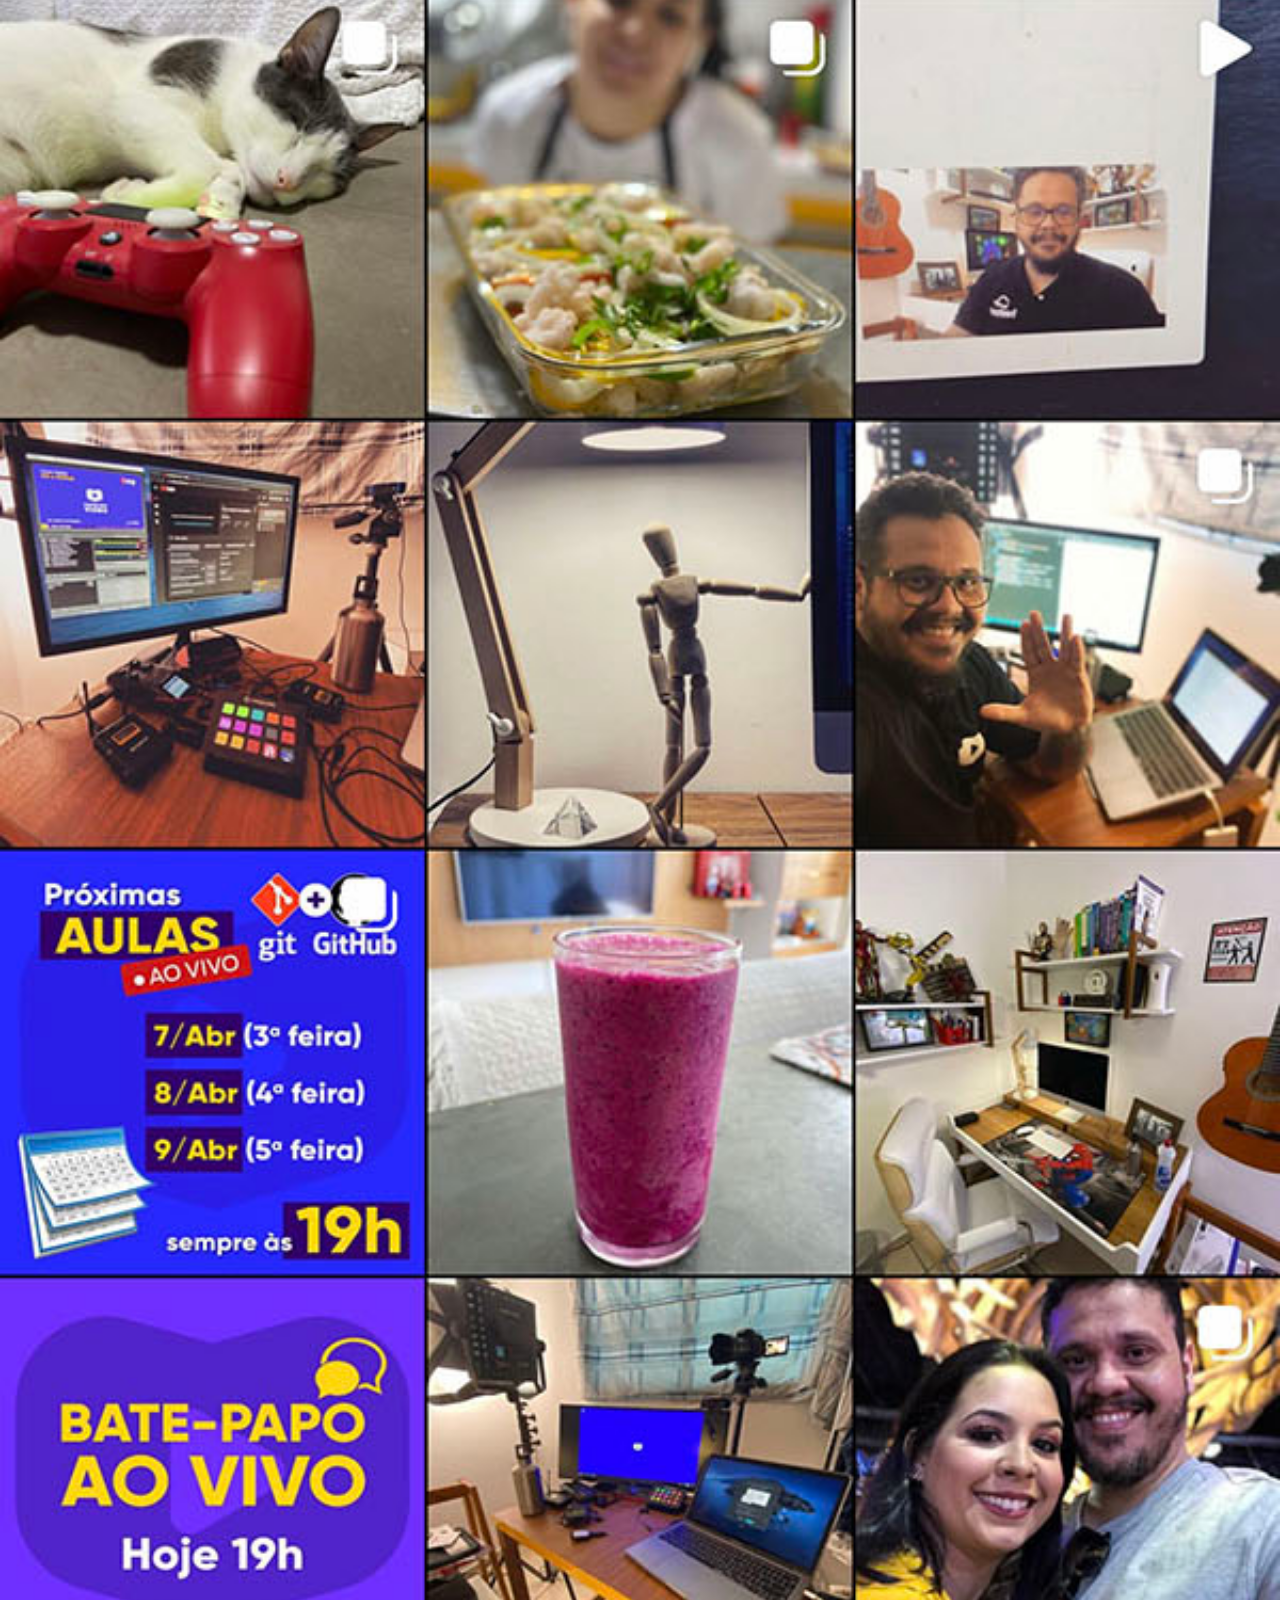
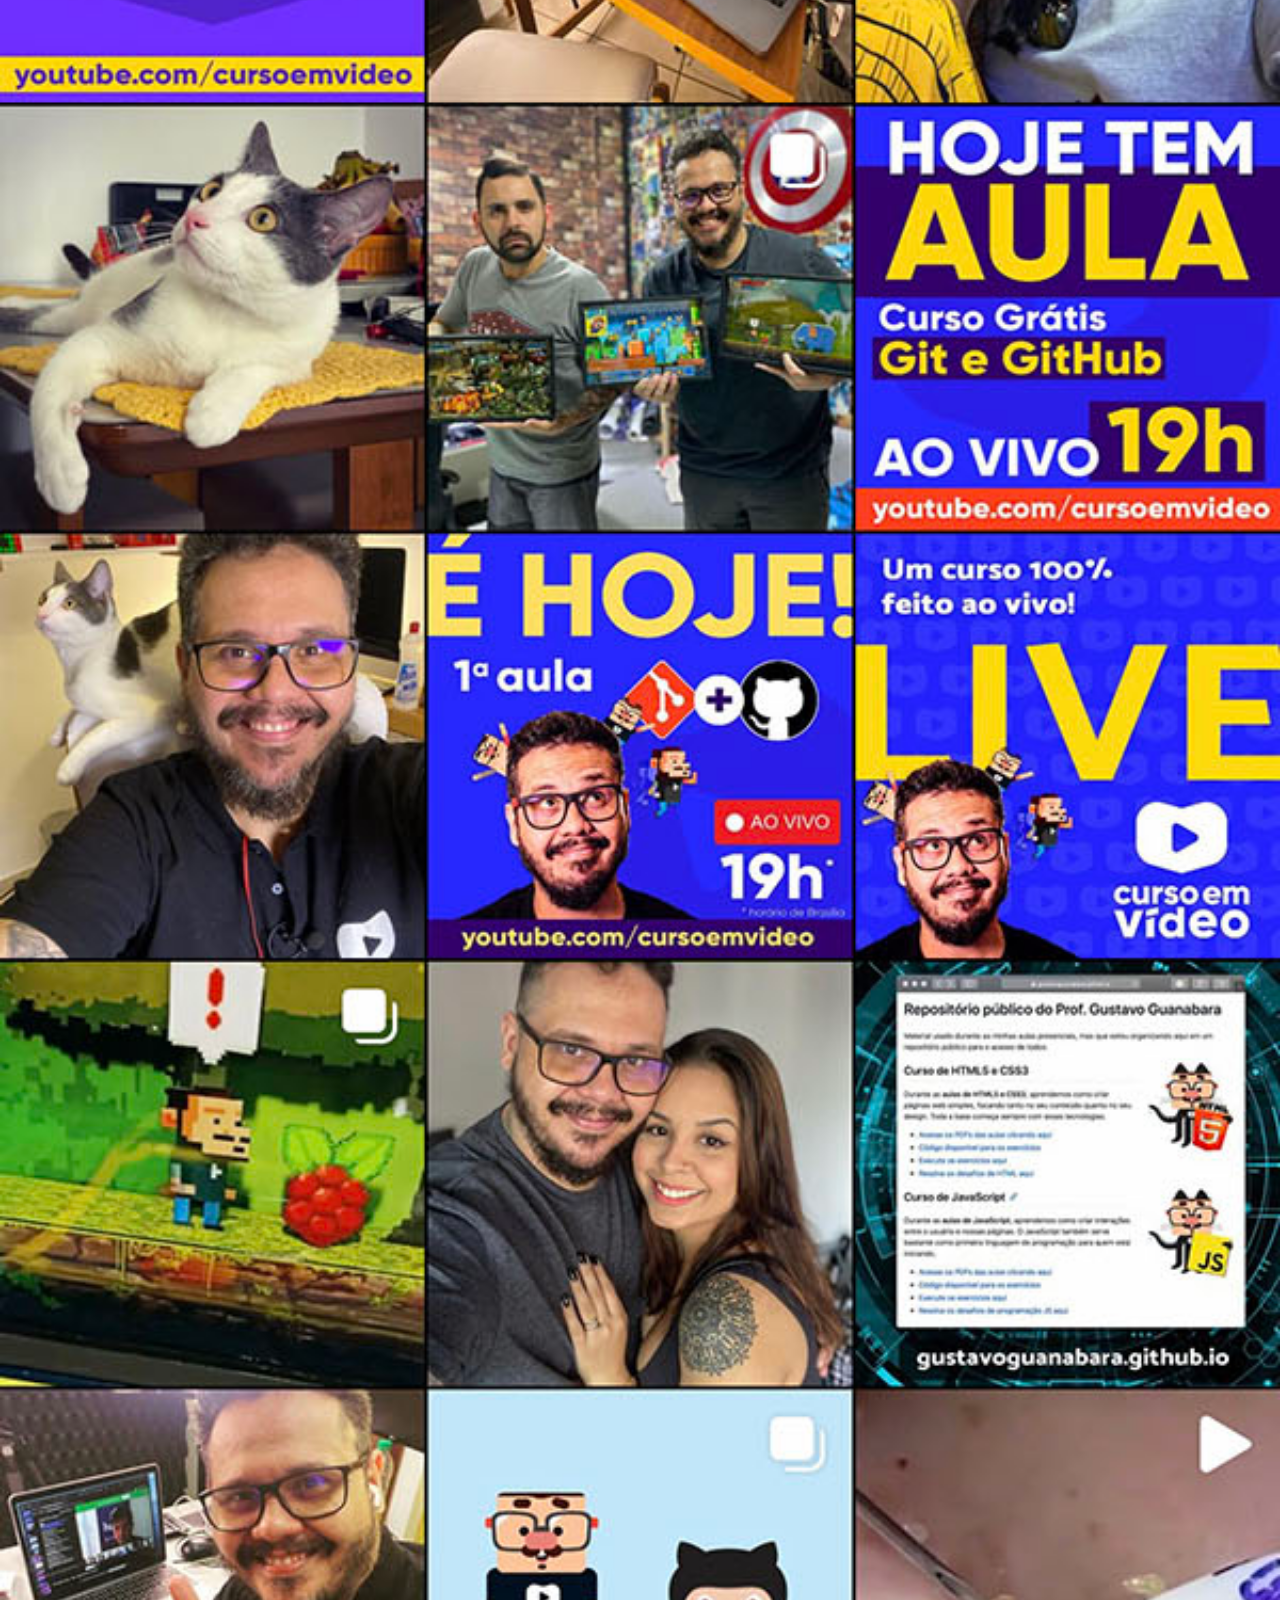
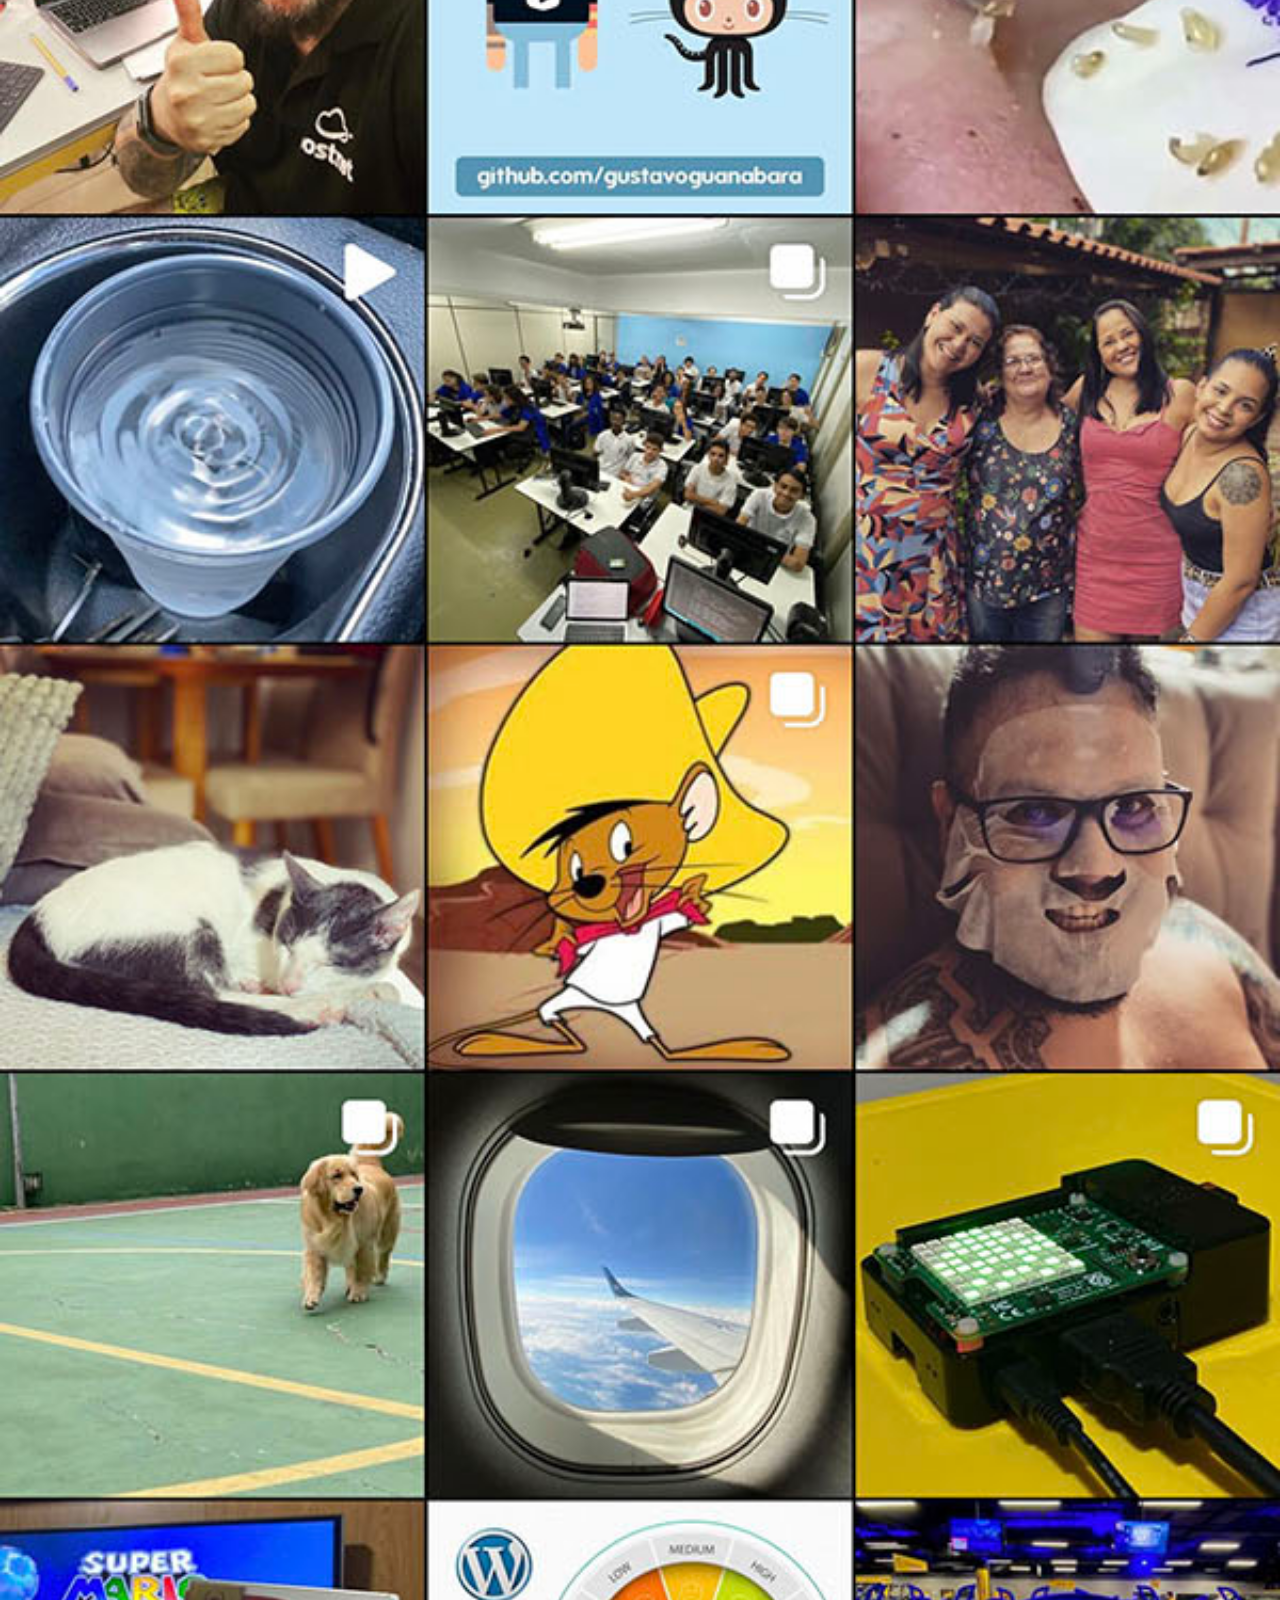
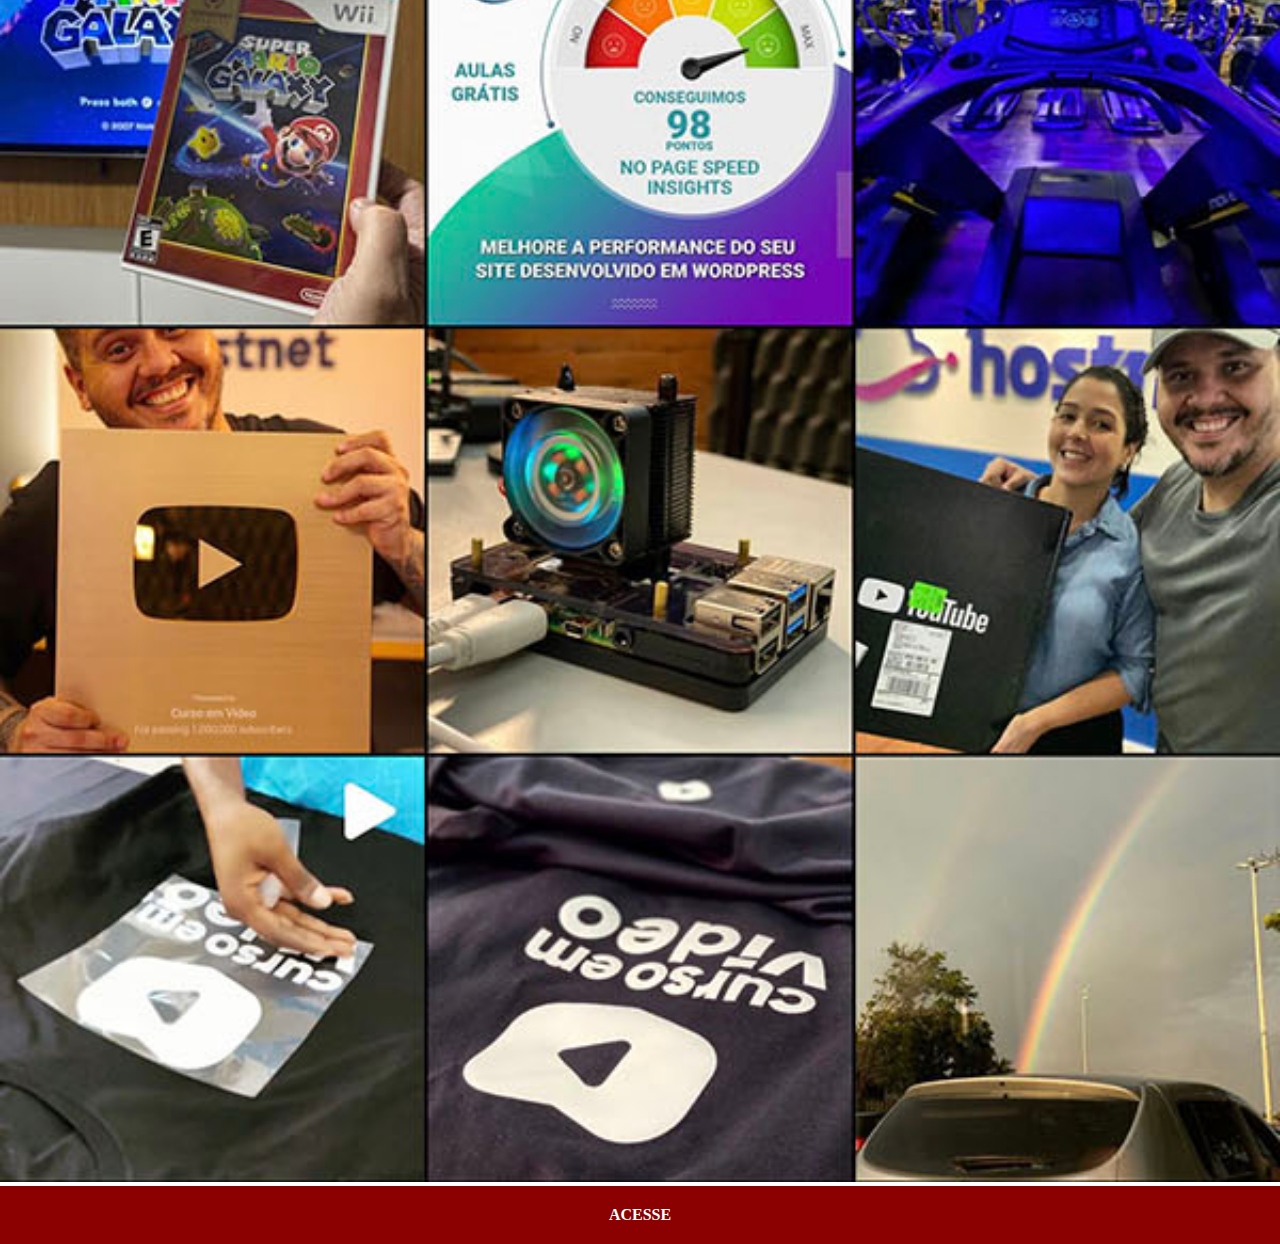
<file: instagram.html>
<!DOCTYPE html>
<html lang="pt-br">
<head>
    <meta charset="UTF-8">
    <meta name="viewport" content="width=device-width, initial-scale=1.0">
    <title>Instagram</title>
    <link rel="stylesheet" href="estilos/social.css">
</head>
<body>
    <img src="imagens/tela-instagram.jpg" alt="Instagram">
    <a href="#" target="_blank">ACESSE</a>
</body>
</html>
</file>
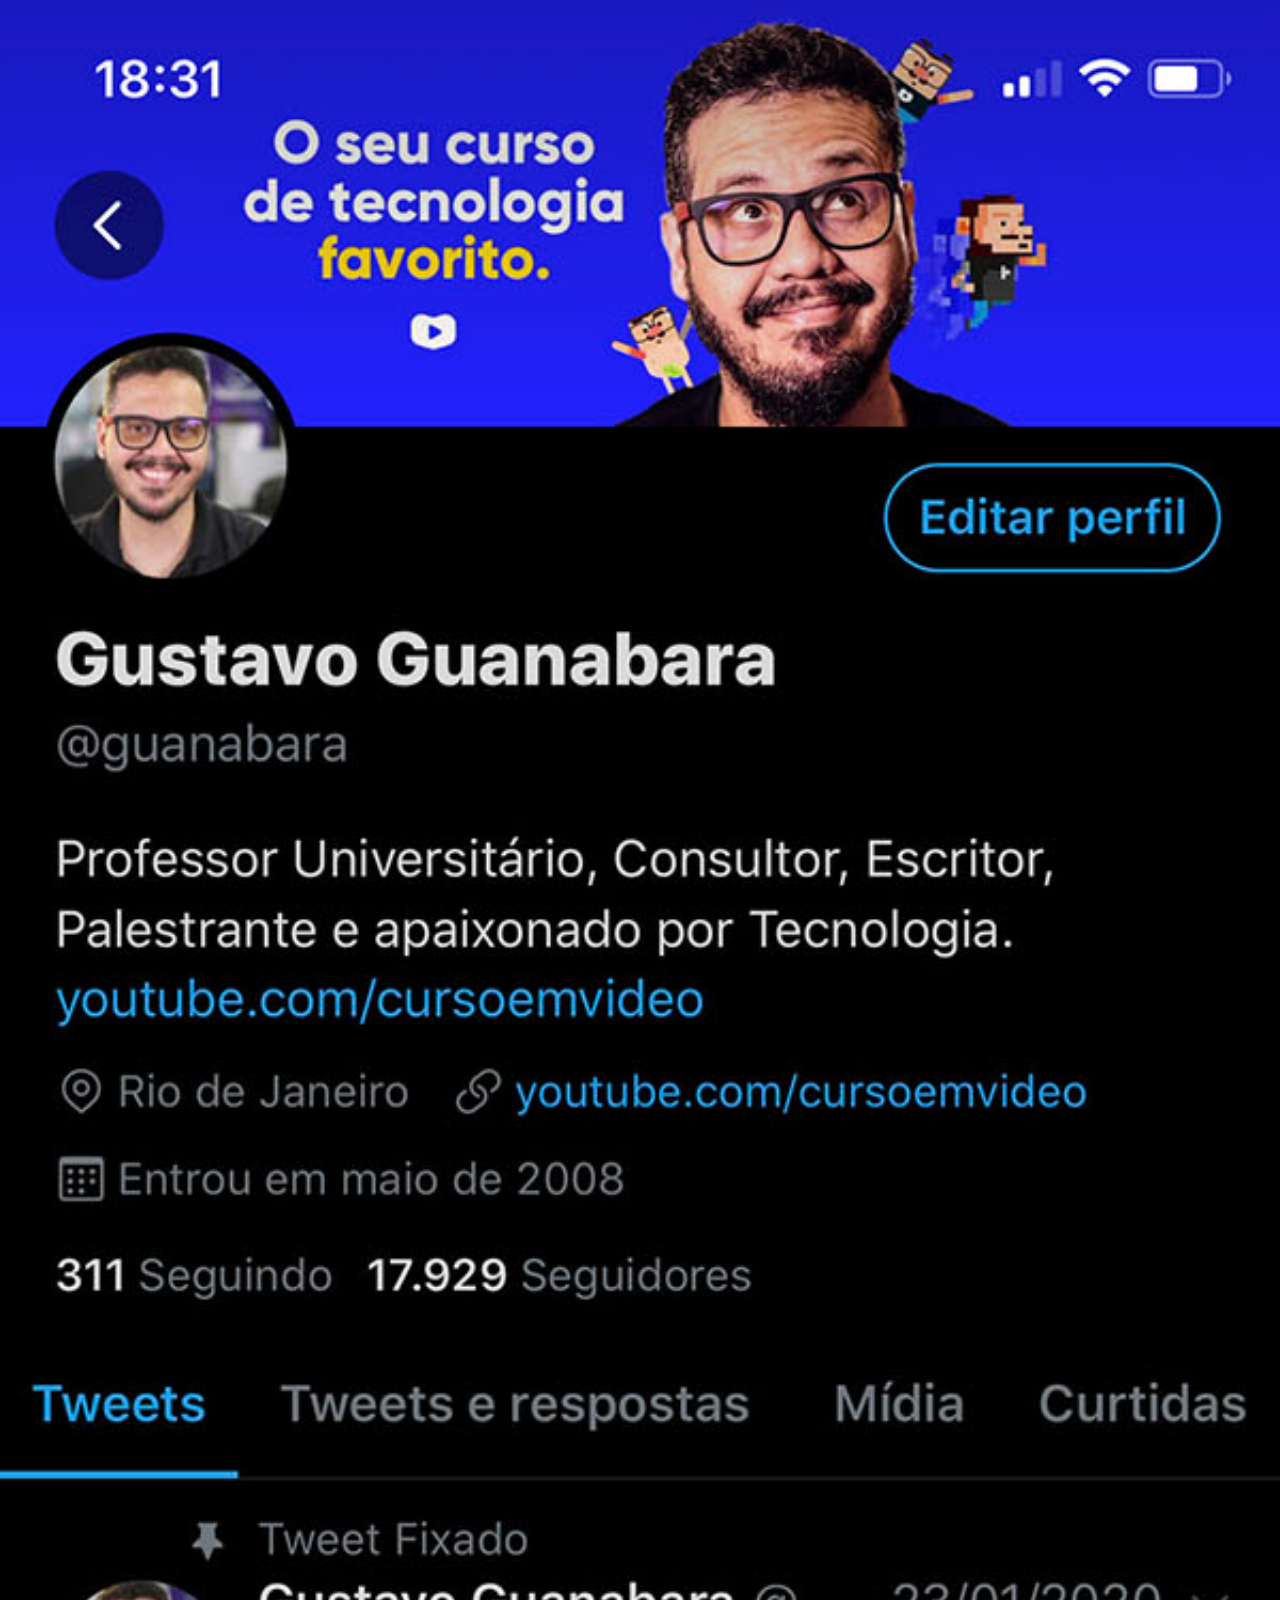
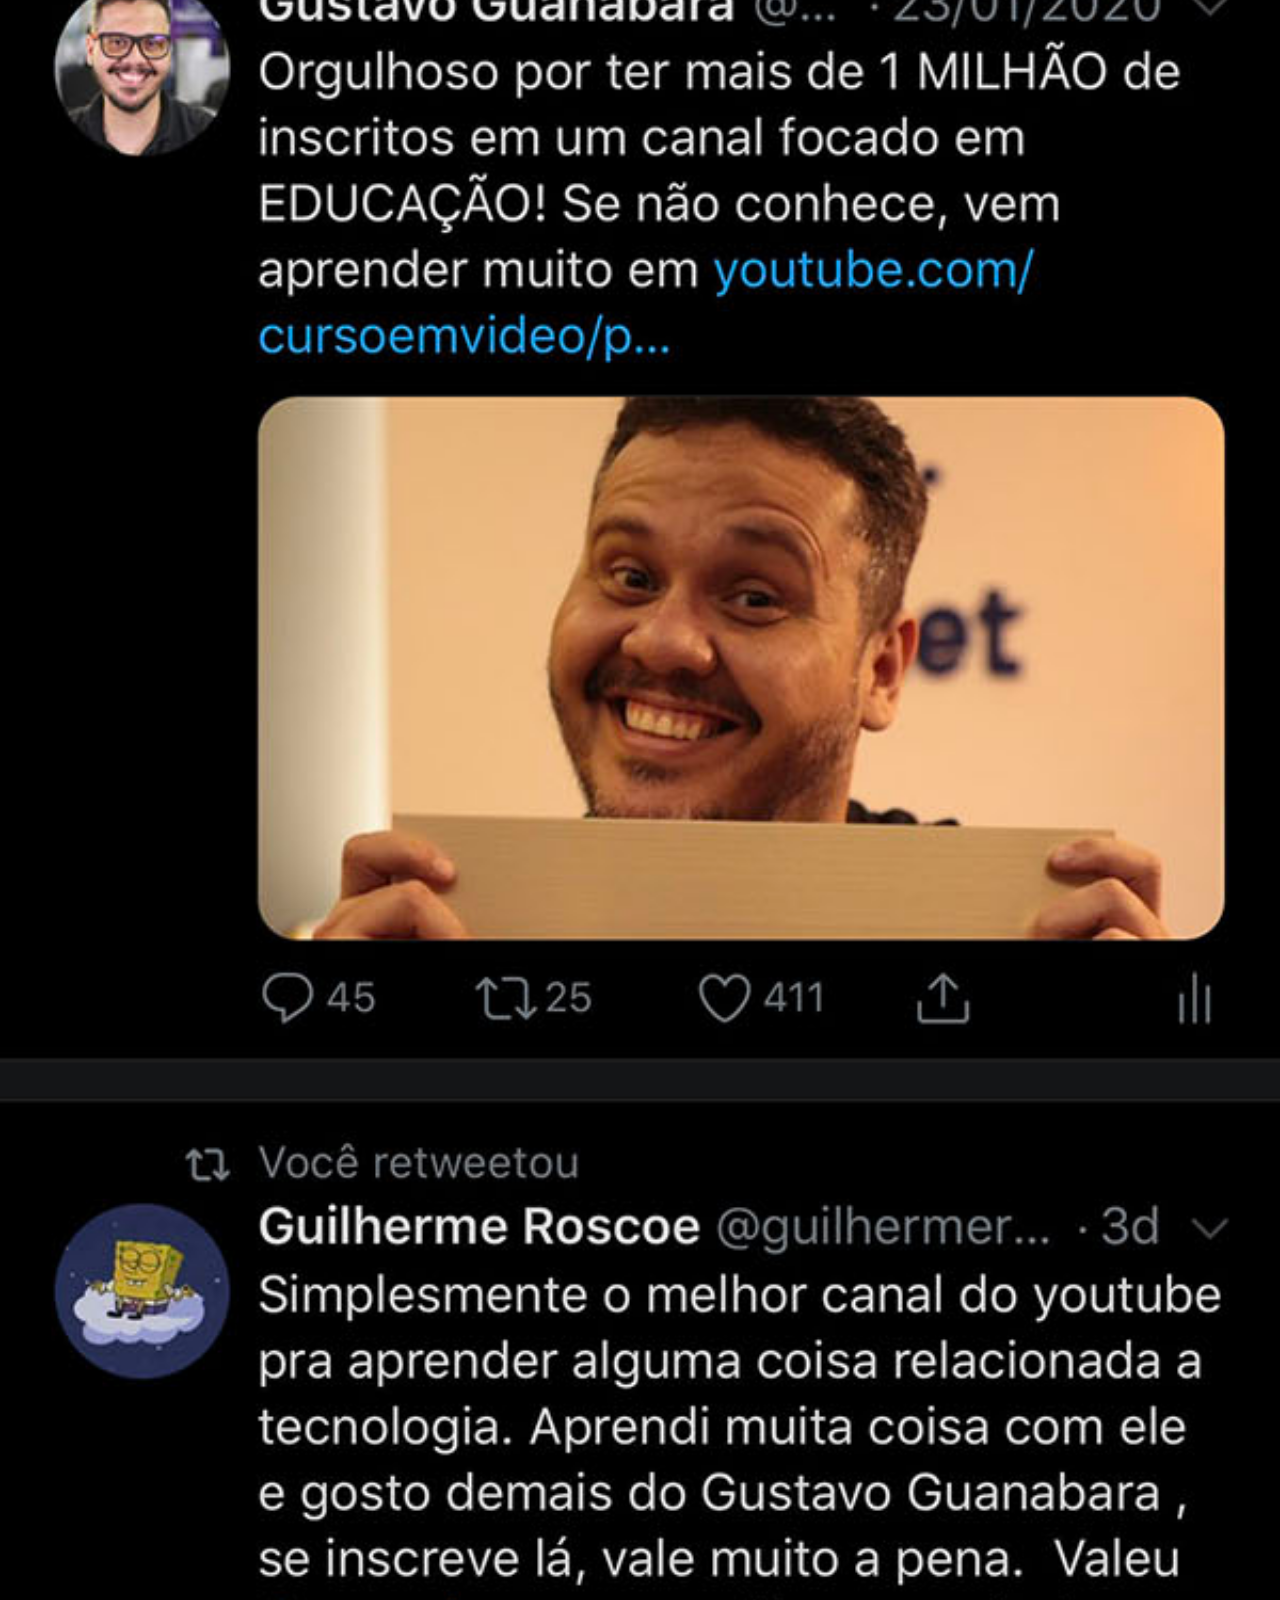
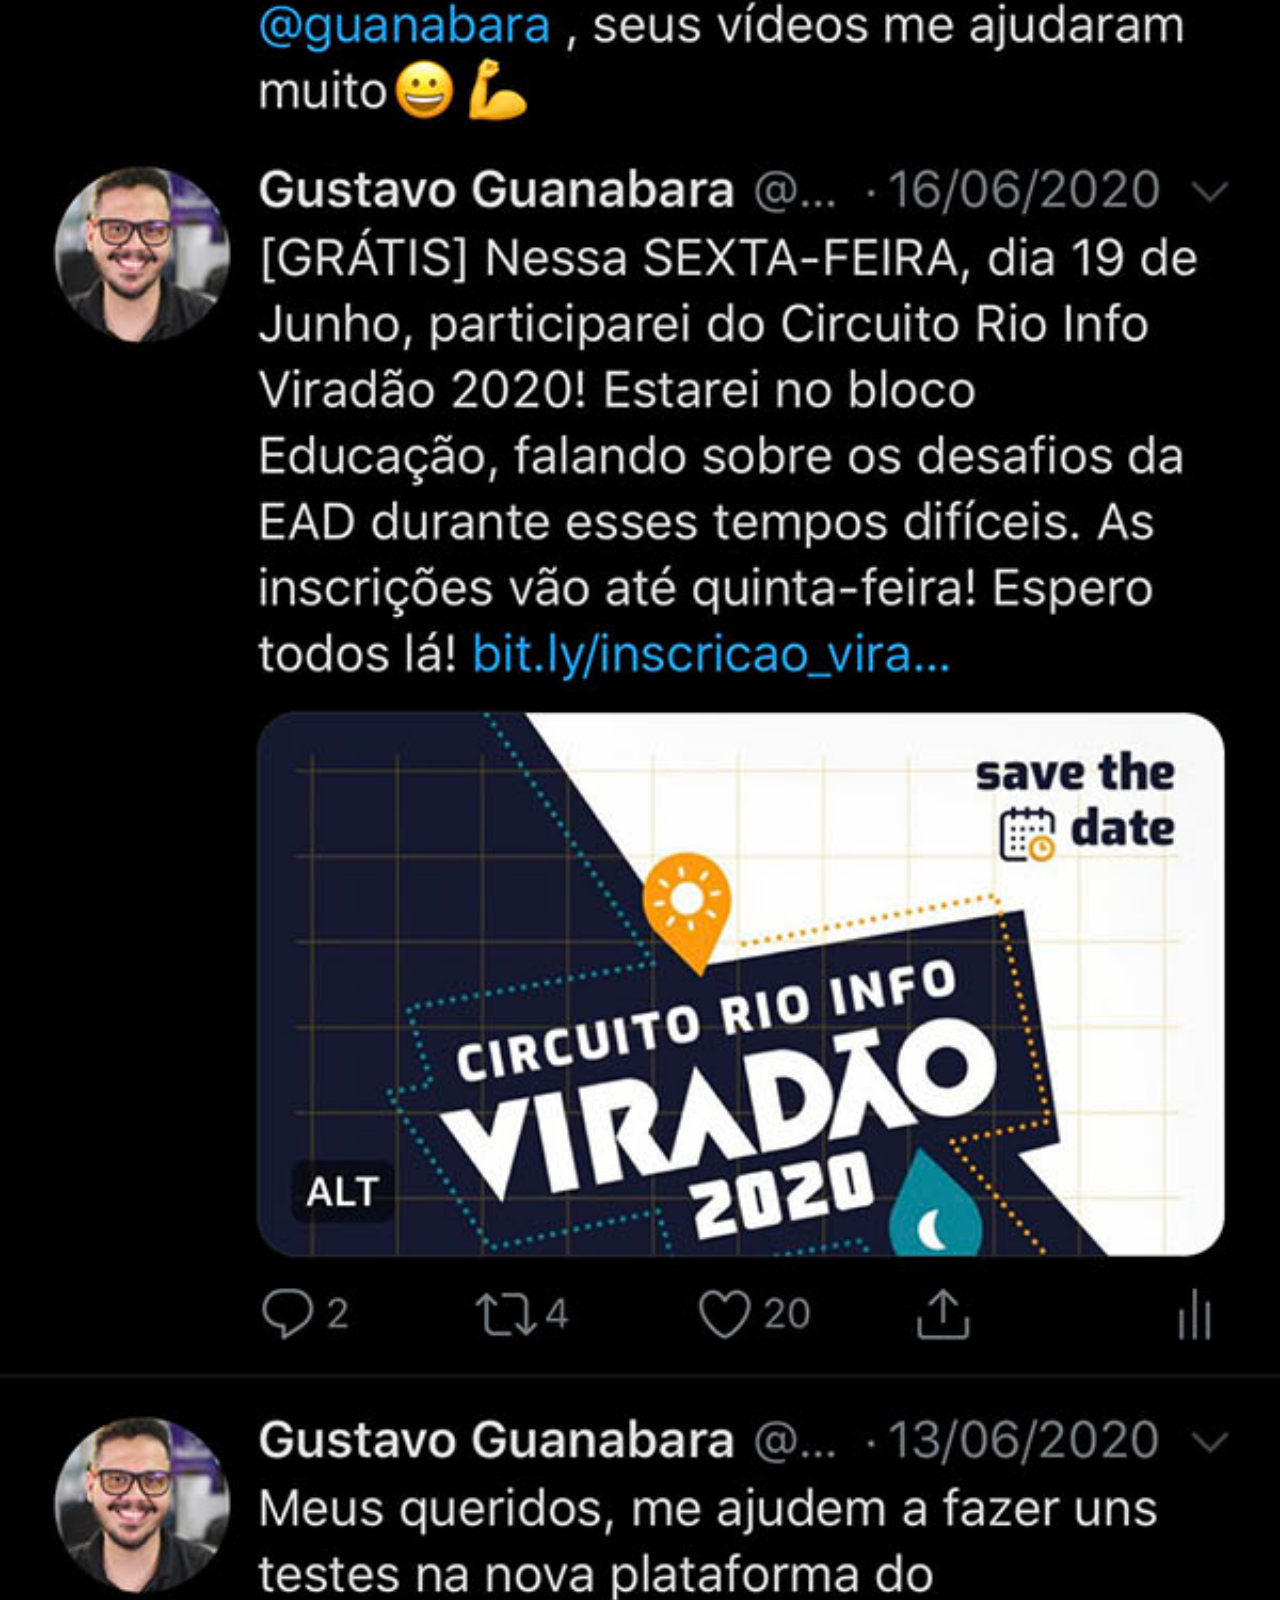
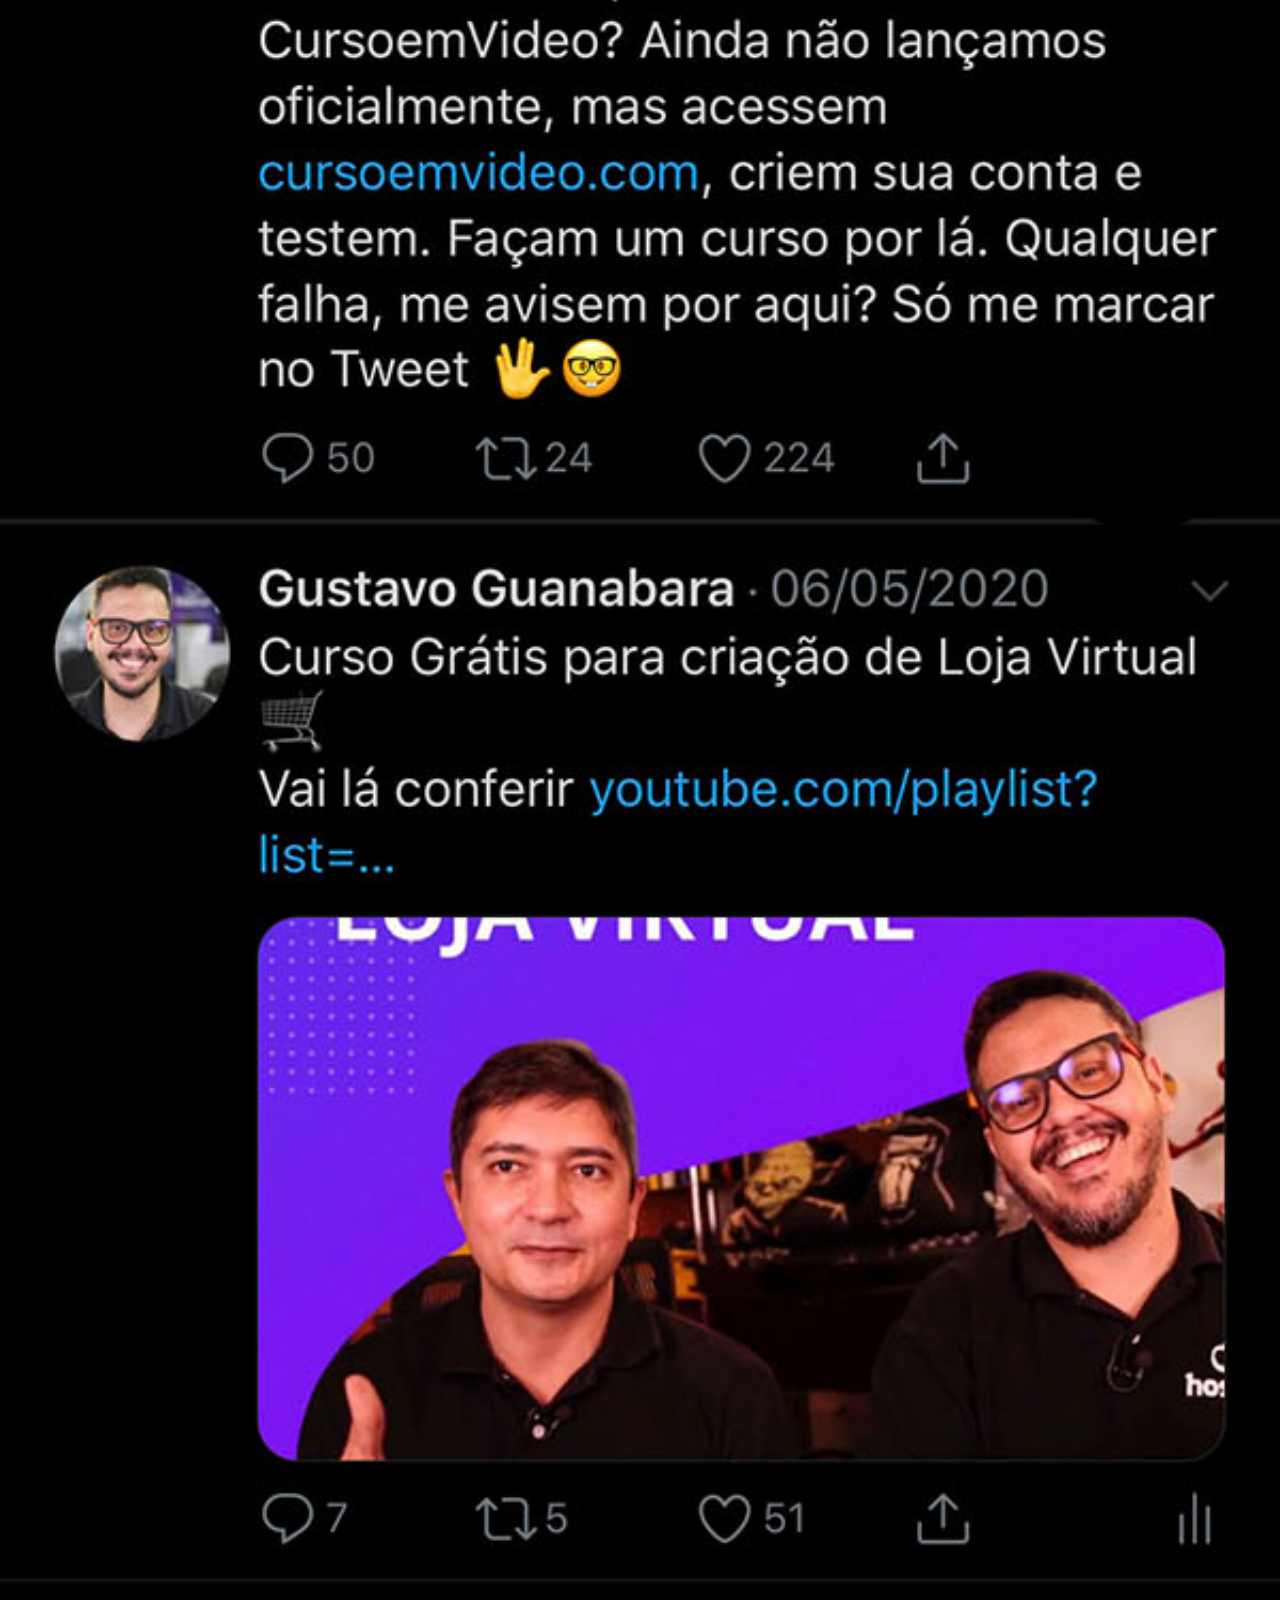
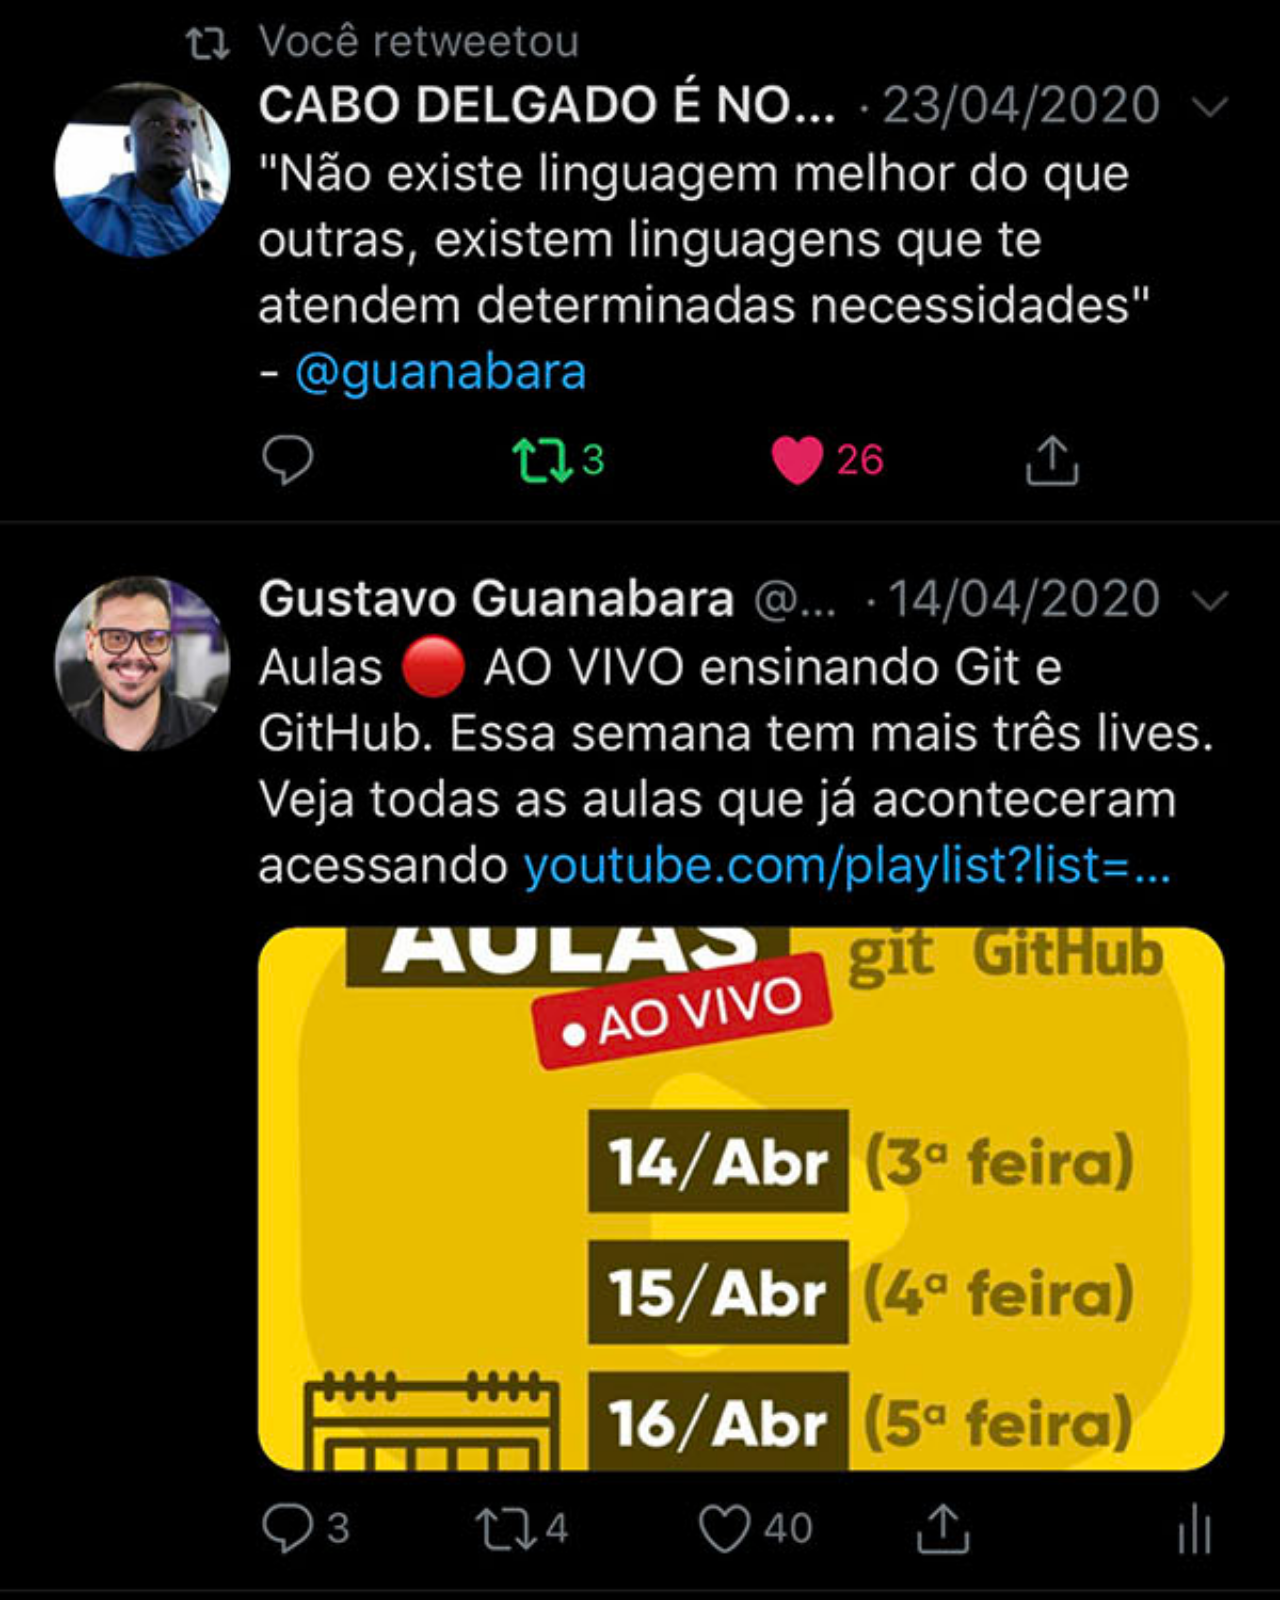
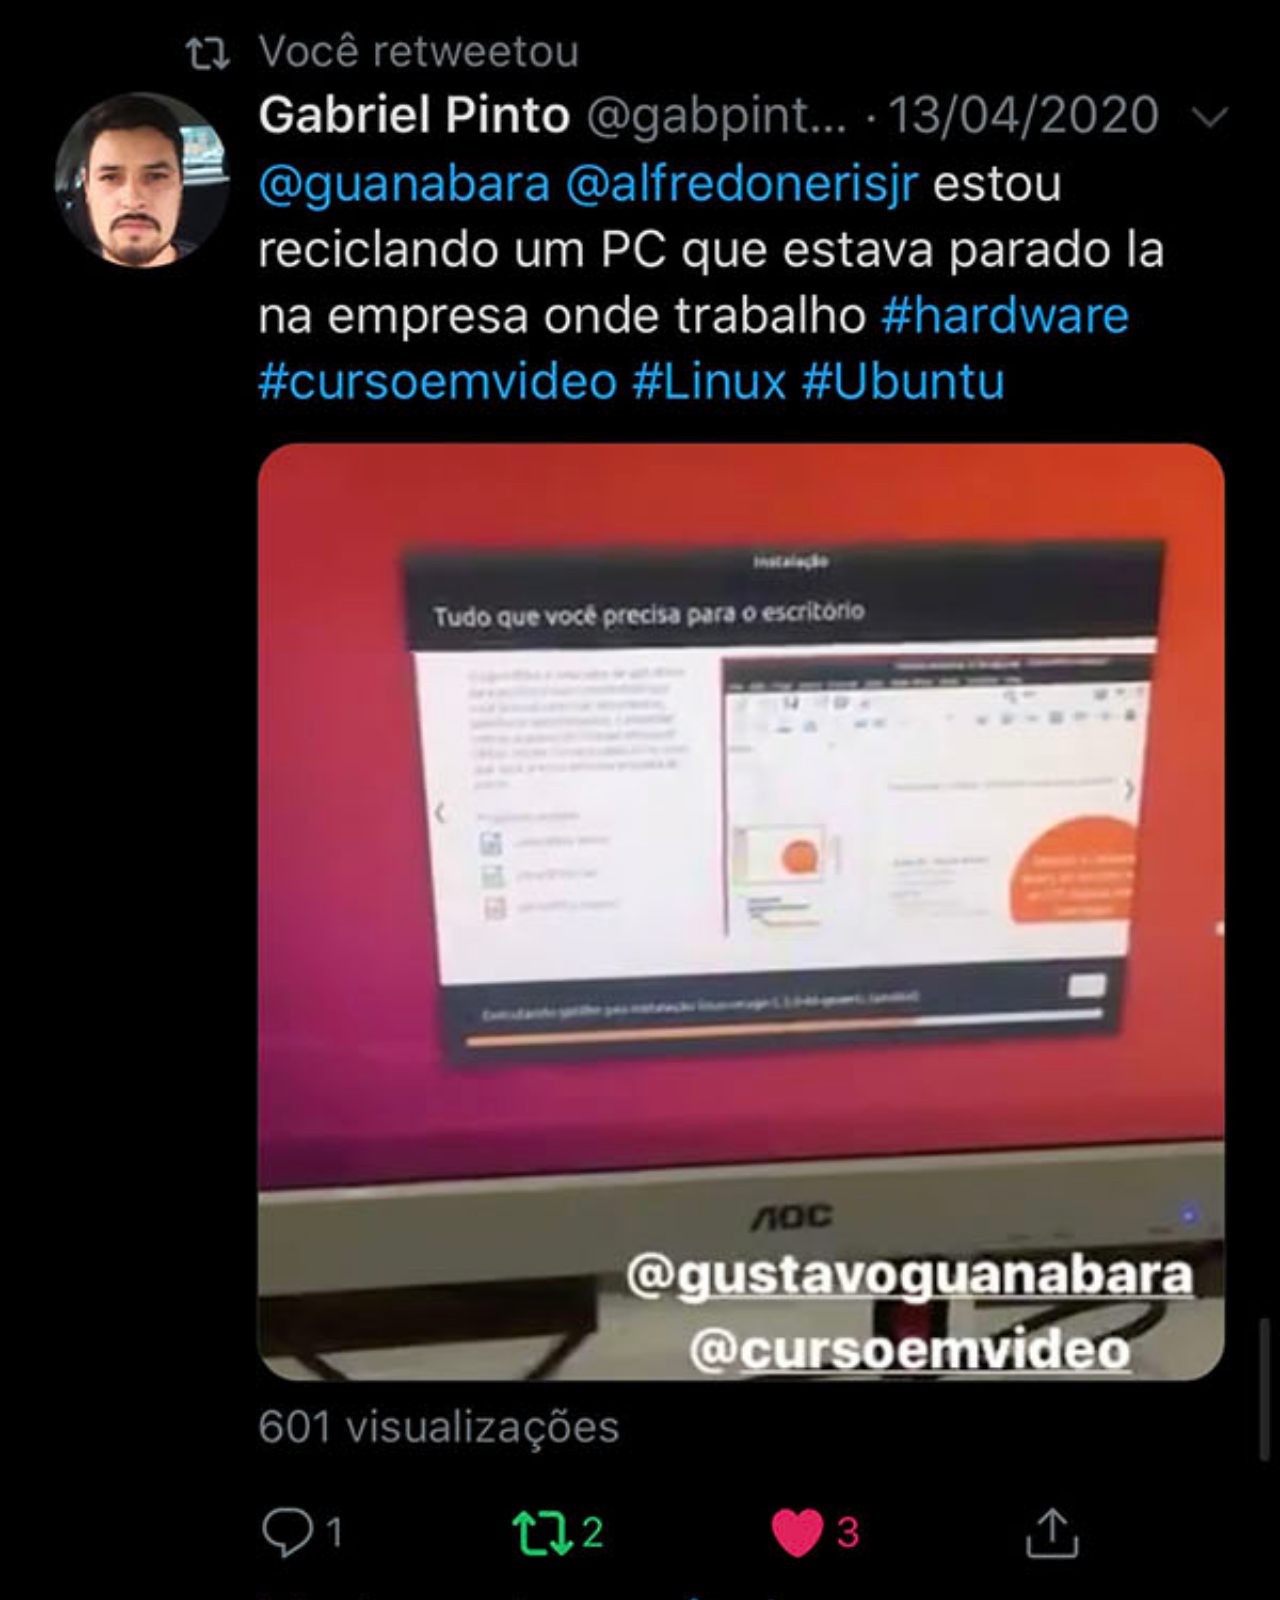
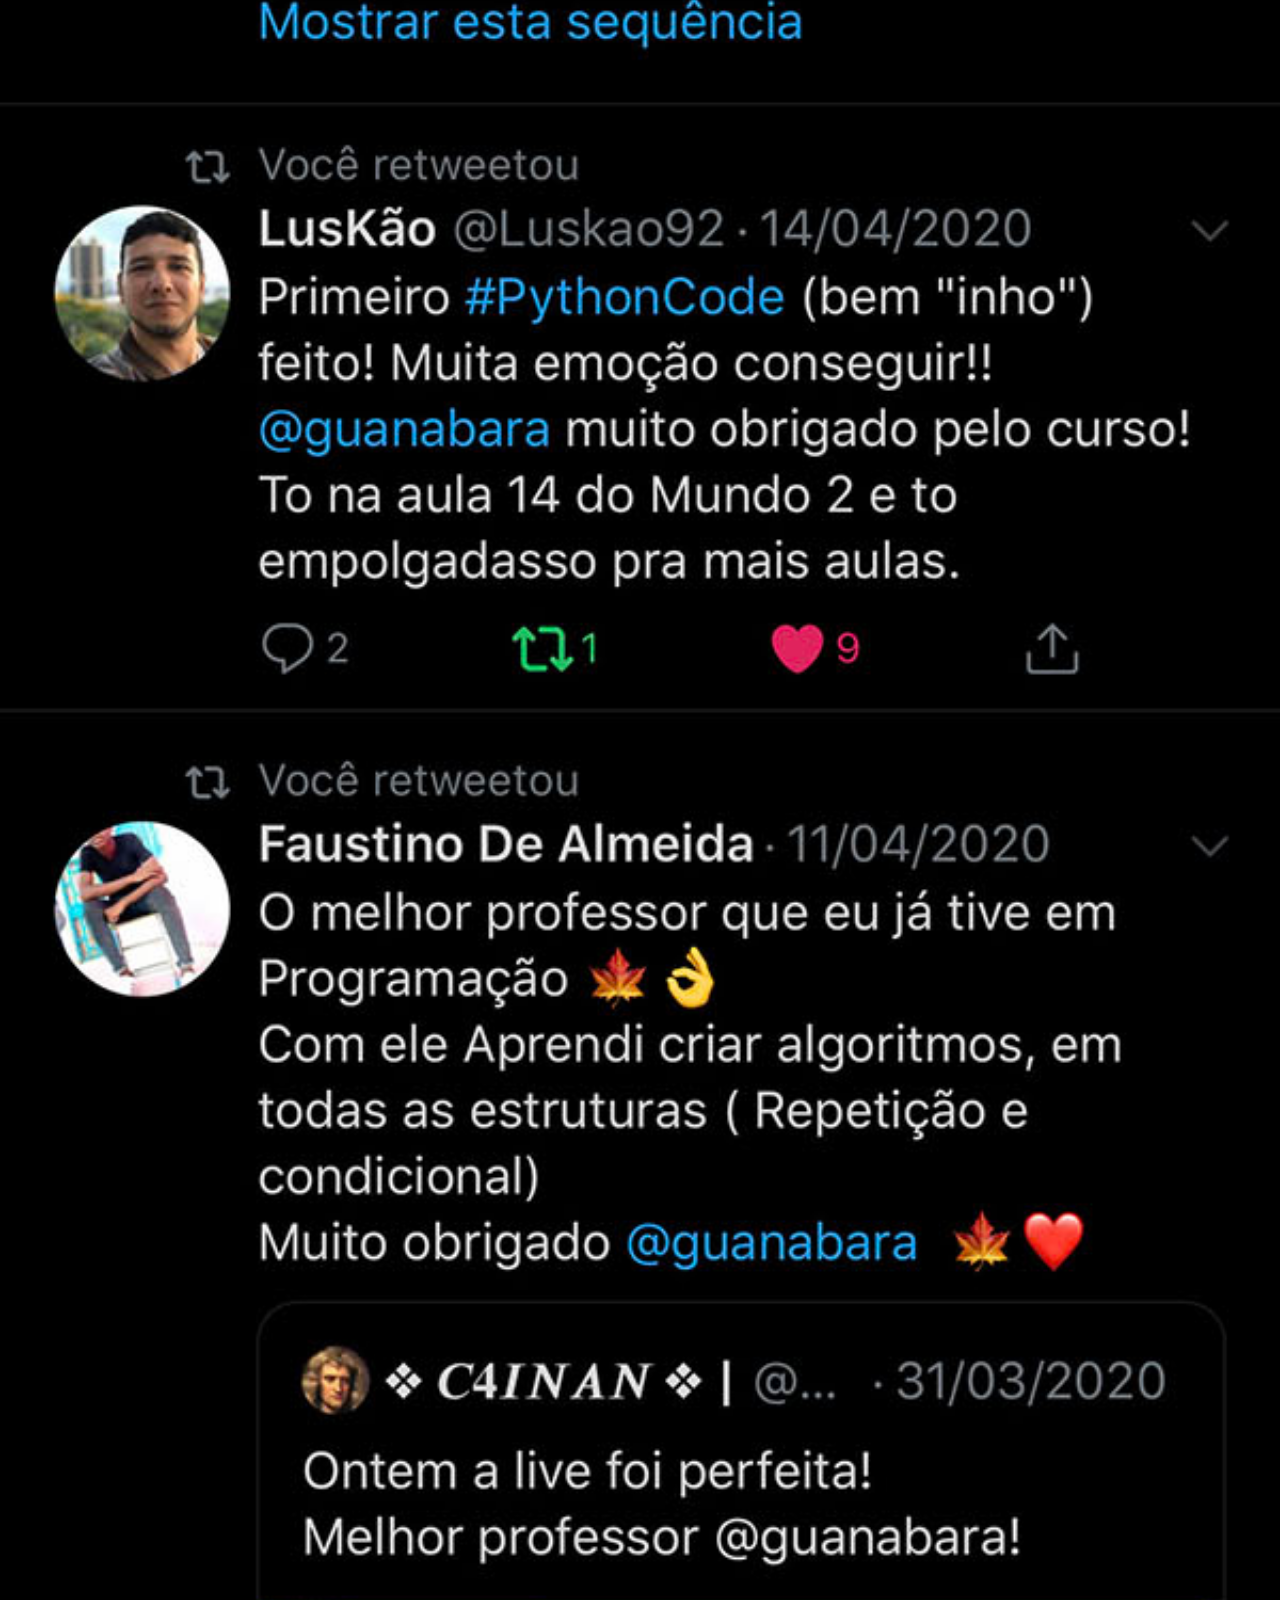
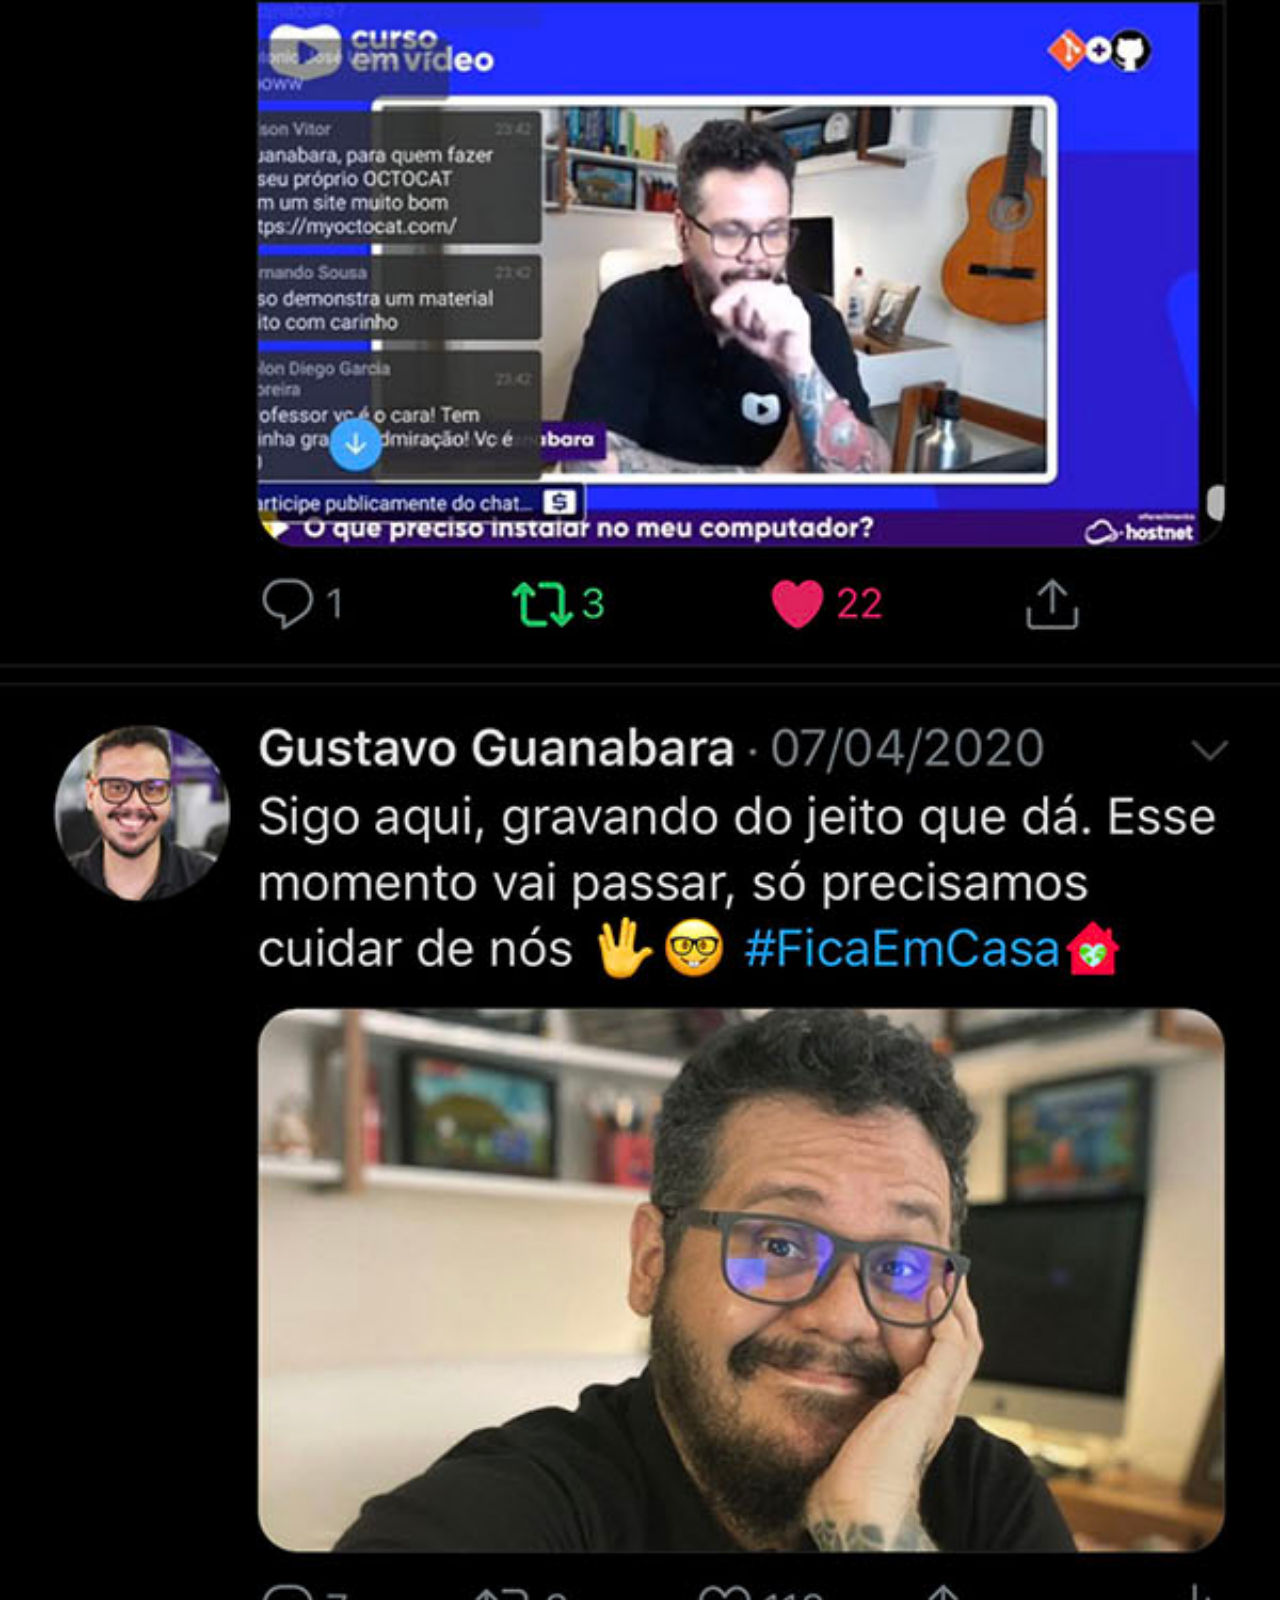
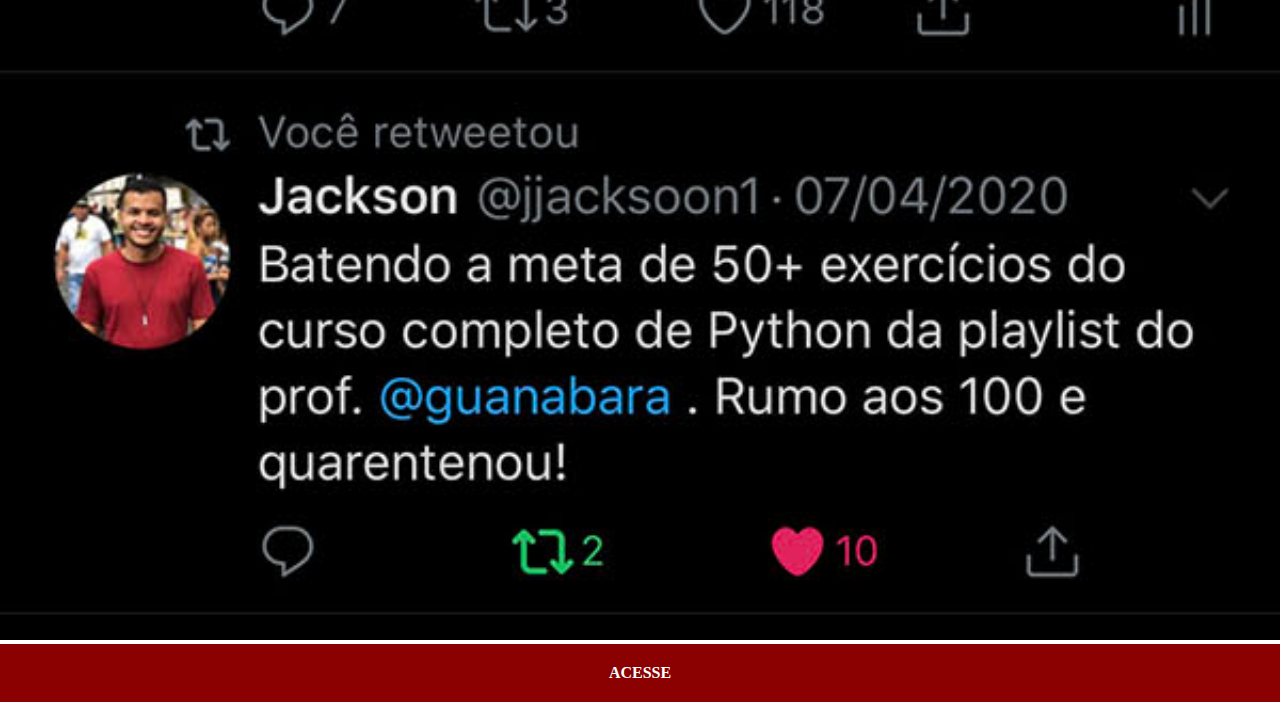
<file: twitter.html>
<!DOCTYPE html>
<html lang="pt-br">
<head>
    <meta charset="UTF-8">
    <meta name="viewport" content="width=device-width, initial-scale=1.0">
    <title>Twitter</title>
    <link rel="stylesheet" href="estilos/social.css">
</head>
<body>
    <img src="imagens/tela-twitter.jpg" alt="Twitter">
    <a href="#" target="_blank">ACESSE</a>
</body>
</html>
</file>
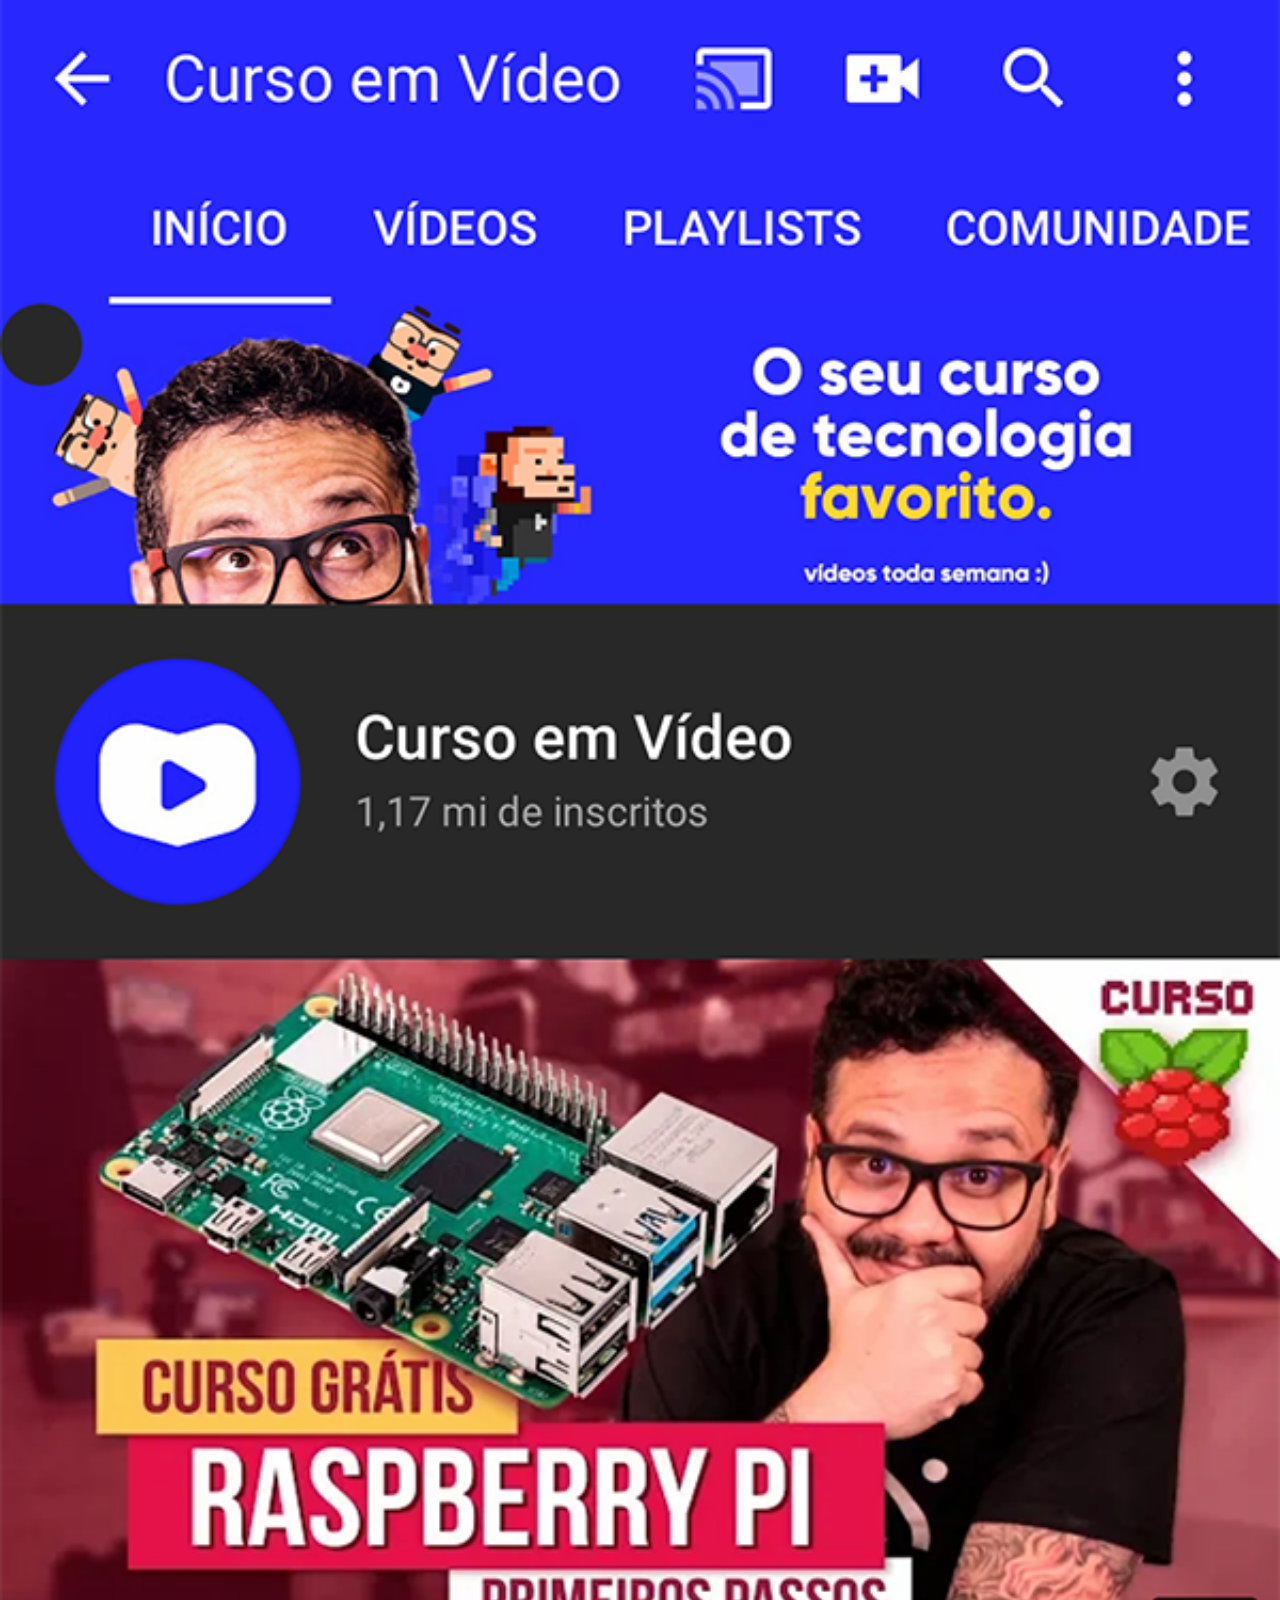
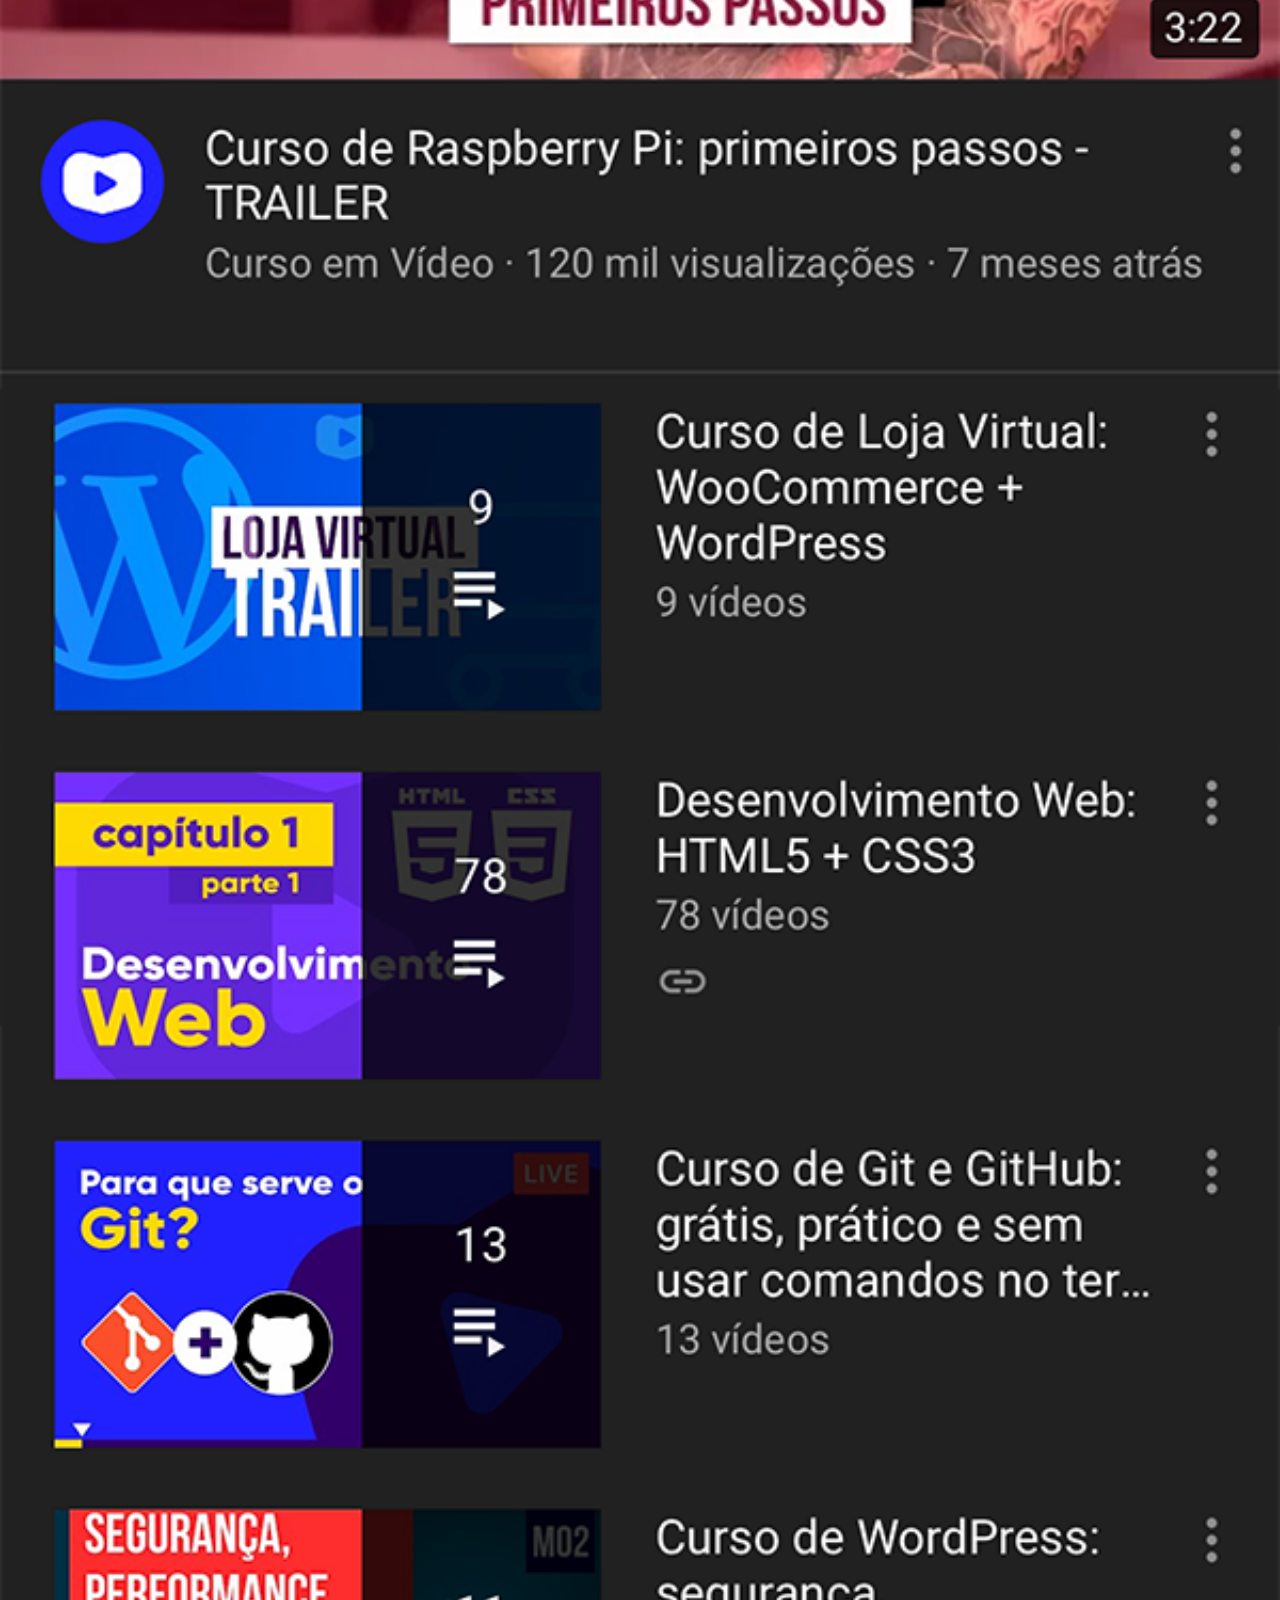
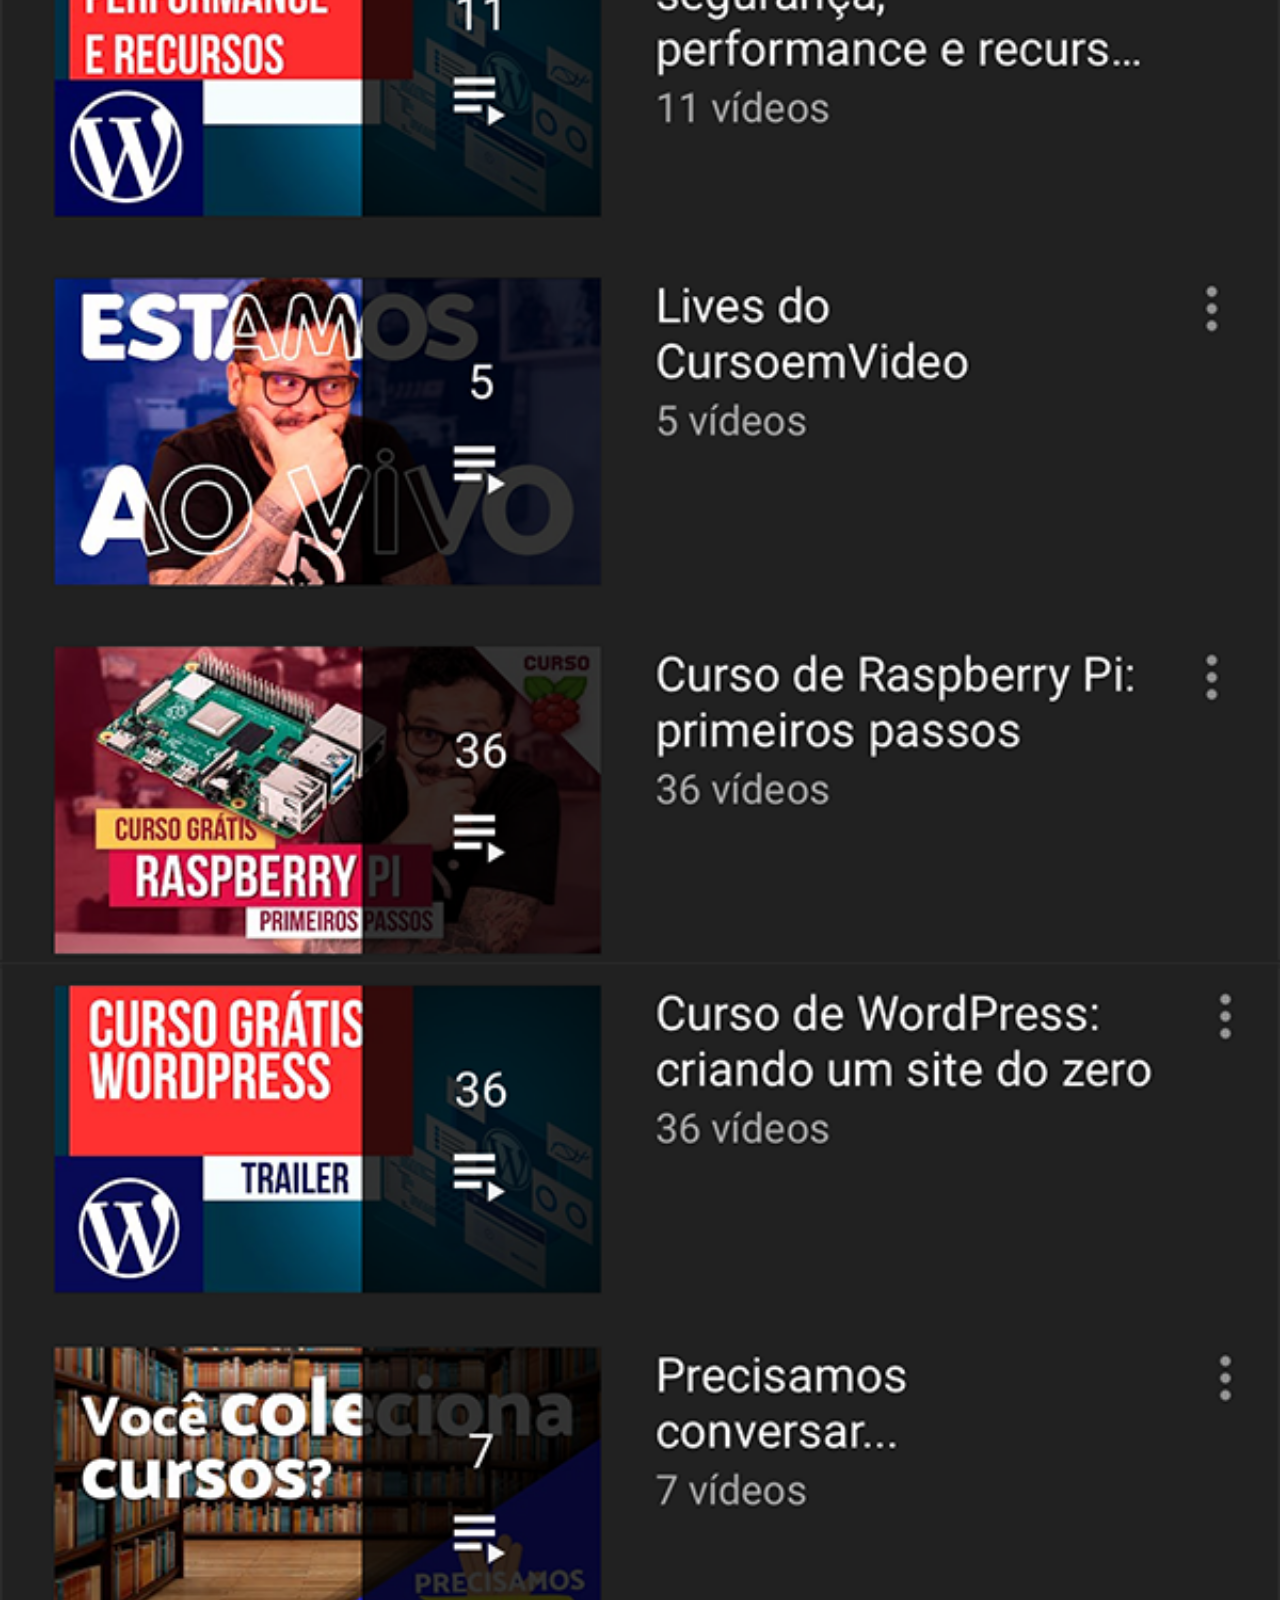
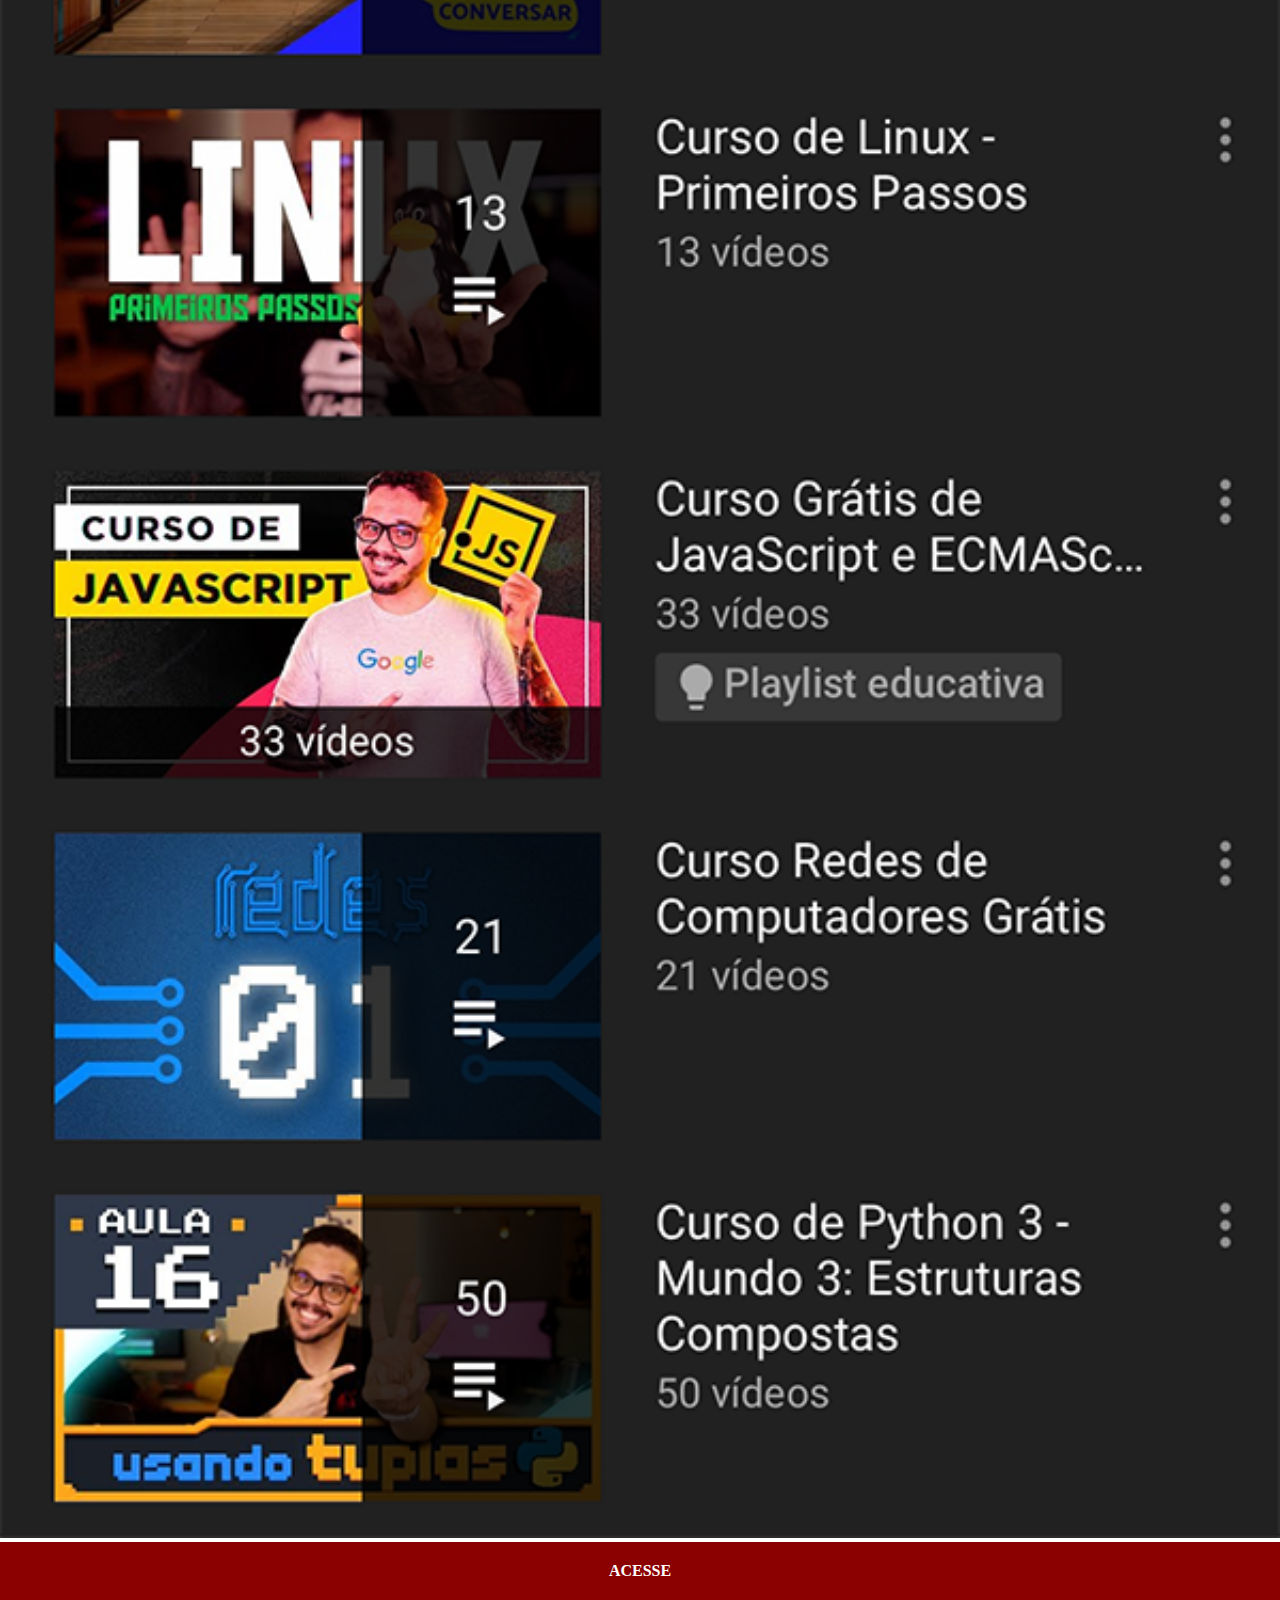
<file: yt.html>
<!DOCTYPE html>
<html lang="en">
<head>
    <meta charset="UTF-8">
    <meta name="viewport" content="width=device-width, initial-scale=1.0">
    <title>Document</title>
    <link rel="stylesheet" href="estilos/social.css">
</head>
<body>
    <img src="imagens/tela-youtube.png" alt="Youtube">
    <a href="https://www.youtube.com/user/cursoemvideo/playlist" target="_blank"> ACESSE</a>
</body>
</html>
</file>
<file: estilos/style.css>
@charset "UTF-8";

*{
    margin: 0px;
    padding: 0px;
    font-family: Arial, Helvetica, sans-serif;
}

html,body{
    height: 100vh;
    width: 100vw;
    background-color: black;
}
body{
 background: url(../imagens/fundo-madeira.jpg)no-repeat top center;
 background-size: cover;
 background-attachment: fixed;
}

main{
    height: 100vh;
    position: relative; 
}

/*o container de fora precisa ter a position relative para o container de dentro consguir centralizar com a position absolute*/

section#telefone{
    position: absolute;
    top: 50%;
    left: 50%;
    transform: translate(-50%,-50%);
    height: 627px;
    width: 311px;
    background: url(../imagens/frame-iphone.png) no-repeat;

}

iframe#tela{ 
    position: relative;
    top: 80px;
    left: 22px;
    width: 267px;
    height: 471px;
}

section#redes-sociais{
    text-align:right ;
}

section#redes-sociais img{
    width: 50px;
    margin: 10px;
    border-radius: 50%;
    box-shadow: 2px 2px 5px rgba(0, 0, 0, 0.402); 
    box-sizing: border-box;
}
section#redes-sociais img:hover{
    border: 2px solid rgb(255, 255, 255);
    transform: translate(-3px, -3px);
    box-shadow: 5px 5px 10px rgba(0, 0, 0, 0.612);
    transition: transform 0.5s, border 0,7s;
}
</file>
<file: estilos/social.css>
@charset "UTF-8";

*{
margin: 0px;
padding: 0px;
}
::-webkit-scrollbar{
width: 0px;
height: 0px;
}


img{
width: 100vw;
 }
        
a{
            
display: block;
background-color: darkred;
color: white;
padding: 20px;
text-align: center;
font-weight: bolder;
text-decoration: none;
}

 a:hover{
            background-color: red;
 }
</file>
